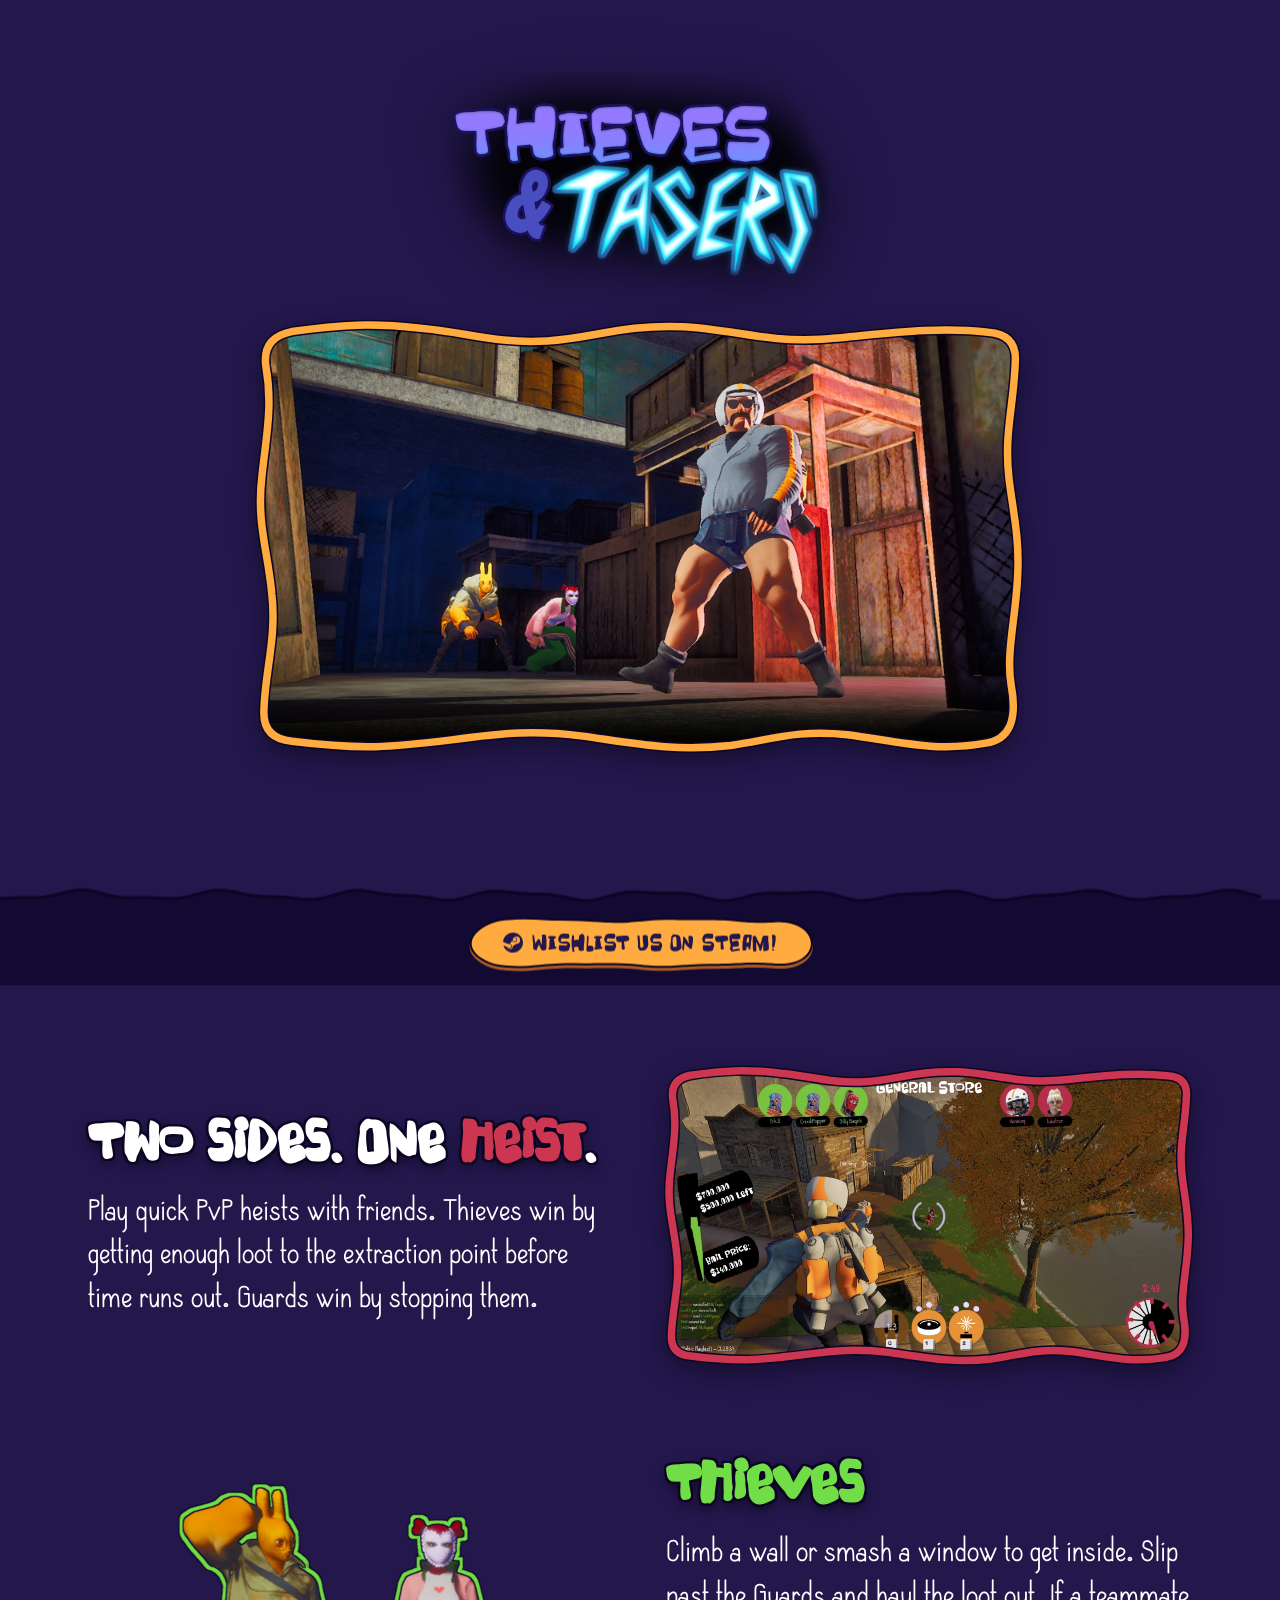
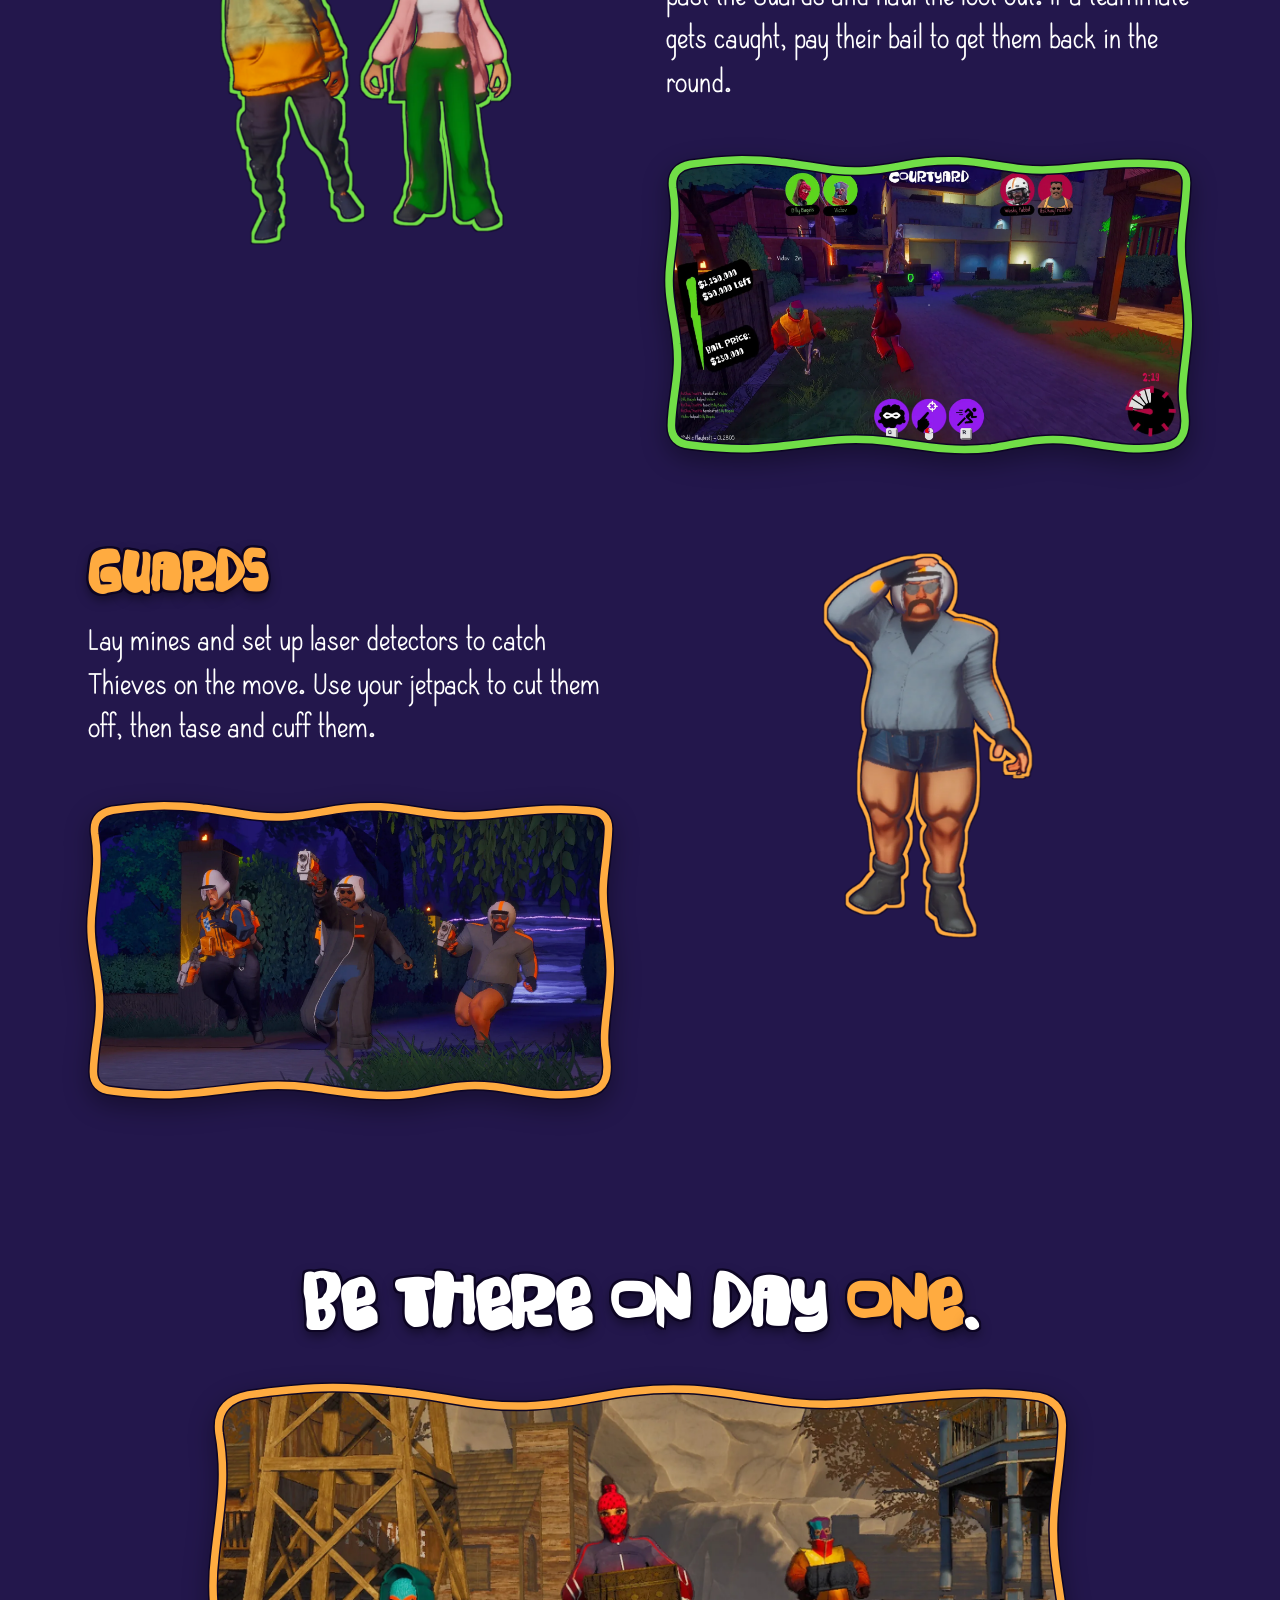
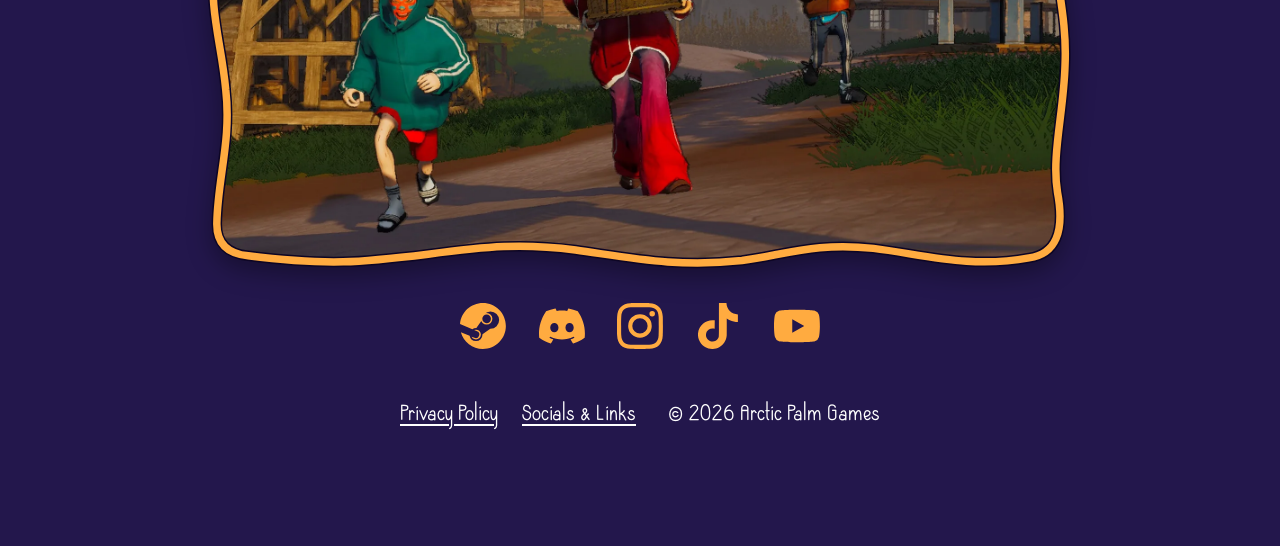
<file: index.html>
<!DOCTYPE html>
<html lang="en">
<head>
  <meta charset="UTF-8" />
  <meta name="viewport" content="width=device-width, initial-scale=1.0" />
  <meta name="google-site-verification" content="ofSVObi9q_ZeeQyWXruGGMp_VbmUbUrxvndXTkgSMVY" />

  <title>Thieves and Tasers</title>
  <meta name="description" content="Sneak, steal, get tased. Thieves climb in and grab the loot; guards hunt them with cameras, traps, and tasers. Wishlist now on Steam." />
  <meta name="theme-color" content="#23174c" />
  <link rel="canonical" href="https://www.thievesandtasers.com/" />

  <meta property="og:type" content="website" />
  <meta property="og:title" content="Thieves and Tasers" />
  <meta property="og:description" content="Sneak, steal, get tased. A heist game to play with friends. Wishlist now on Steam." />
  <meta property="og:url" content="https://www.thievesandtasers.com/" />
  <meta property="og:image" content="https://www.thievesandtasers.com/assets/og-image.jpg" />
  <meta property="og:image:width" content="1200" />
  <meta property="og:image:height" content="630" />
  <meta property="og:image:alt" content="Thieves and Tasers" />
  <meta property="og:site_name" content="Thieves and Tasers" />

  <meta name="twitter:card" content="summary_large_image" />
  <meta name="twitter:title" content="Thieves and Tasers" />
  <meta name="twitter:description" content="Sneak, steal, get tased. A heist game to play with friends. Wishlist now on Steam." />
  <meta name="twitter:image" content="https://www.thievesandtasers.com/assets/og-image.jpg" />

  <link rel="icon" type="image/png" sizes="32x32" href="assets/favicon-32.png" />
  <link rel="icon" type="image/png" sizes="16x16" href="assets/favicon-16.png" />
  <link rel="apple-touch-icon" sizes="180x180" href="assets/apple-touch-icon.png" />


  <link rel="stylesheet" href="css/styles.css?v=20261126" />

  <script type="application/ld+json">
  {
    "@context": "https://schema.org",
    "@type": "VideoGame",
    "name": "Thieves and Tasers",
    "description": "A heist game. Thieves climb, sneak, and steal loot while guards hunt them with cameras, traps, and tasers.",
    "genre": ["Action", "Heist"],
    "gamePlatform": ["PC", "Windows"],
    "publisher": { "@type": "Organization", "name": "Arctic Palm Games" },
    "url": "https://www.thievesandtasers.com/"
  }
  </script>
</head>

<body style="--media-clip: url(#media-frame-clip)">
  <!-- ===================== STICKY WISHLIST BAR ===================== -->
  <!-- Hidden until the hero scrolls out of view (toggled by JS). -->
  <div class="wishbar" id="wishbar" hidden>
    <svg class="wishbar__edge" viewBox="0 0 1000 14" preserveAspectRatio="none" aria-hidden="true"><use href="#edge-cap" class="edge-fill"/><use href="#edge-top" class="edge-line"/></svg>
    <a class="wishbar__btn pill-button wishlist-cta" href="https://store.steampowered.com/app/4536600/Thieves_and_Tasers/" target="_blank" rel="noopener">
      <svg class="pill-icon" viewBox="0 0 24 24" aria-hidden="true"><use href="#icon-steam"/></svg>
      <span>Wishlist us on Steam!</span>
      <svg class="pill-frame" viewBox="0 0 260 60" preserveAspectRatio="none" aria-hidden="true"><use href="#frame-pill"/></svg>
    </a>
  </div>

  <main>
    <!-- ===================== HERO ===================== -->
    <section class="hero">
      <h1 class="sr-only">Thieves and Tasers</h1>
      <img src="assets/logo.png" alt="Thieves and Tasers" class="hero__logo" />

      <figure class="hero__media media-frame">
        <svg class="media-frame__outline" viewBox="-1 -2 322 184" preserveAspectRatio="none" aria-hidden="true"><use href="#media-frame-path" class="media-frame__edge"/><use href="#media-frame-path" class="media-frame__line"/></svg>
        <video autoplay muted playsinline preload="metadata" controls
               poster="assets/screenshots/thief_sneaking2.webp"
               aria-label="Thieves and Tasers Alpha Trailer">
          <source src="assets/video/trailer.mp4?v=20261124" type="video/mp4" />
        </video>
      </figure>

      <div class="steam-widget">
        <iframe src="https://store.steampowered.com/widget/4536600/"
                frameborder="0" width="646" height="190"
                title="Thieves and Tasers on Steam" loading="lazy"></iframe>
      </div>
    </section>


    <!-- ===================== ALTERNATING ROWS ===================== -->
    <section class="rows">
      <!-- Two sides: image left, text right -->
      <article class="row row--reverse row--heist">
        <button class="row__media media-frame slideshow" data-shot data-slideshow aria-label="Gameplay screenshots, changing every 5 seconds. Open full size.">
          <svg class="media-frame__outline" viewBox="-1 -2 322 184" preserveAspectRatio="none" aria-hidden="true"><use href="#media-frame-path" class="media-frame__edge"/><use href="#media-frame-path" class="media-frame__line"/></svg>
          <img class="is-active" src="assets/screenshots/gallery_general_store.webp" alt="A guard aiming a taser at a thief outside the General Store" loading="lazy" />
          <img src="assets/screenshots/gallery_highground.webp" alt="A thief sneaking along the Highground at night" loading="lazy" />
          <img src="assets/screenshots/gallery_jetpack_hotel.webp" alt="A guard jetpacking over the Hotel" loading="lazy" />
          <img src="assets/screenshots/gallery_busted.webp" alt="A guard busting a thief on the Highground" loading="lazy" />
          <img src="assets/screenshots/gallery_graveyard.webp" alt="A handcuffed thief in the Graveyard" loading="lazy" />
          <img src="assets/screenshots/gallery_tunnel.webp" alt="A guard chasing a thief through a tunnel" loading="lazy" />
          <img src="assets/screenshots/gallery_courtyard_taser.webp" alt="A guard firing a taser at a thief in the Courtyard" loading="lazy" />
        </button>
        <div class="row__text">
          <h2>Two sides. One <span class="hl hl--red">heist</span>.</h2>
          <p>Play quick PvP heists with friends. Thieves win by getting enough loot to the extraction point before time runs out. Guards win by stopping them.</p>
        </div>
      </article>

      <!-- Thieves: text left, image right -->
      <article class="row row--thieves">
        <div class="row__text">
          <h2>Thieves</h2>
          <p>Climb a wall or smash a window to get inside. Slip past the Guards and haul the loot out. If a teammate gets caught, pay their bail to get them back in the round.</p>
        </div>
        <div class="row__media row__media--character"><img src="assets/screenshots/thieves.webp" alt="Thief characters" loading="lazy" data-parallax="0.08" /></div>
        <button class="row__media row__media--shot media-frame" data-shot>
          <svg class="media-frame__outline" viewBox="-1 -2 322 184" preserveAspectRatio="none" aria-hidden="true"><use href="#media-frame-path" class="media-frame__edge"/><use href="#media-frame-path" class="media-frame__line"/></svg>
          <img src="assets/screenshots/thieves_courtyard.webp" alt="Thieves running through the Courtyard" loading="lazy" />
        </button>
      </article>

      <!-- Guards: text left, character right -->
      <article class="row row--guards">
        <div class="row__text">
          <h2>Guards</h2>
          <p>Lay mines and set up laser detectors to catch Thieves on the move. Use your jetpack to cut them off, then tase and cuff them.</p>
        </div>
        <div class="row__media row__media--character"><img src="assets/screenshots/guard.webp" alt="Guard character" loading="lazy" data-parallax="0.08" /></div>
        <button class="row__media row__media--shot media-frame" data-shot>
          <svg class="media-frame__outline" viewBox="-1 -2 322 184" preserveAspectRatio="none" aria-hidden="true"><use href="#media-frame-path" class="media-frame__edge"/><use href="#media-frame-path" class="media-frame__line"/></svg>
          <img src="assets/screenshots/guards_running.webp" alt="Three guards running with tasers raised" loading="lazy" />
        </button>
      </article>
    </section>

    <!-- ===================== WISHLIST CTA ===================== -->
    <section class="cta">
      <h2 class="cta__title">Be there on day <span class="hl">one</span>.</h2>
    </section>

    <!-- ===================== CLOSING VIDEO ===================== -->
    <section class="strip">
      <figure class="shot shot--solo media-frame">
        <svg class="media-frame__outline" viewBox="-1 -2 322 184" preserveAspectRatio="none" aria-hidden="true"><use href="#media-frame-path" class="media-frame__edge"/><use href="#media-frame-path" class="media-frame__line"/></svg>
        <img src="assets/screenshots/thieves_loot.webp"
             alt="Three thieves running off with a loot chest"
             loading="lazy" />
      </figure>

      <nav class="channels" aria-label="Community links">
        <a class="channel channel--steam" href="https://store.steampowered.com/app/4536600/Thieves_and_Tasers/" target="_blank" rel="noopener" aria-label="Steam">
          <svg viewBox="0 0 24 24" aria-hidden="true"><use href="#icon-steam"/></svg>
        </a>
        <a class="channel channel--discord" href="https://discord.gg/ShfdKx4TKq" target="_blank" rel="noopener" aria-label="Discord">
          <svg viewBox="0 0 24 24" aria-hidden="true"><use href="#icon-discord"/></svg>
        </a>
        <a class="channel channel--instagram" href="https://www.instagram.com/arcticpalmgames" target="_blank" rel="noopener" aria-label="Instagram">
          <svg viewBox="0 0 24 24" aria-hidden="true"><use href="#icon-instagram"/></svg>
        </a>
        <a class="channel channel--tiktok" href="https://www.tiktok.com/@arcticpalmgames" target="_blank" rel="noopener" aria-label="TikTok">
          <svg viewBox="0 0 24 24" aria-hidden="true"><use href="#icon-tiktok"/></svg>
        </a>
        <a class="channel channel--youtube" href="https://www.youtube.com/@arcticpalmgames" target="_blank" rel="noopener" aria-label="YouTube">
          <svg viewBox="0 0 24 24" aria-hidden="true"><use href="#icon-youtube"/></svg>
        </a>
      </nav>
    </section>
  </main>

  <!-- ===================== FOOTER ===================== -->
  <footer class="footer footer--site">
    <div class="footer__links">
      <a href="privacy/index.html">Privacy Policy</a>
      <a href="socials/">Socials &amp; Links</a>
    </div>
    <p class="footer__by">© <span data-year>2026</span> Arctic Palm Games</p>
  </footer>

  <!-- ===================== LIGHTBOX ===================== -->
  <div class="lightbox" id="lightbox" hidden>
    <div class="lightbox__backdrop" data-close-lightbox></div>
    <button class="lightbox__close" data-close-lightbox aria-label="Close">✕</button>
    <button class="lightbox__nav lightbox__nav--prev" data-lightbox-prev aria-label="Previous">‹</button>
    <figure class="lightbox__figure media-frame">
      <svg class="media-frame__outline" viewBox="-1 -2 322 184" preserveAspectRatio="none" aria-hidden="true"><use href="#media-frame-path" class="media-frame__edge"/><use href="#media-frame-path" class="media-frame__line"/></svg>
      <img class="lightbox__img" id="lightboxImg" alt="" />
    </figure>
    <button class="lightbox__nav lightbox__nav--next" data-lightbox-next aria-label="Next">›</button>
  </div>

  <!-- SVG filters -->
  <svg xmlns="http://www.w3.org/2000/svg" width="0" height="0" aria-hidden="true" style="position:absolute">
    <defs>
      <symbol id="icon-steam" viewBox="0 0 24 24"><path fill="currentColor" d="M11.979 0C5.678 0 .511 4.86.022 11.037l6.432 2.658a3.39 3.39 0 0 1 1.912-.59c.063 0 .125.002.188.005l2.861-4.142v-.059a4.527 4.527 0 0 1 4.524-4.524 4.527 4.527 0 0 1 4.523 4.524 4.53 4.53 0 0 1-4.523 4.525h-.105l-4.076 2.91c0 .052.004.105.004.158a3.398 3.398 0 0 1-3.397 3.396 3.4 3.4 0 0 1-3.336-2.766L.436 15.27C1.862 20.307 6.486 24 11.979 24c6.627 0 11.999-5.373 11.999-12S18.605 0 11.979 0zM7.54 18.21l-1.473-.61a2.553 2.553 0 0 0 1.314 1.253 2.555 2.555 0 0 0 3.342-1.38 2.55 2.55 0 0 0 .002-1.95 2.544 2.544 0 0 0-1.4-1.392 2.55 2.55 0 0 0-1.94-.01l1.523.63a1.879 1.879 0 0 1 1.01 2.457 1.878 1.878 0 0 1-2.456 1.01l.005-.018zm9.39-9.937a3.016 3.016 0 0 0-3.012-3.012 3.016 3.016 0 0 0-3.011 3.012 3.015 3.015 0 0 0 3.011 3.011 3.015 3.015 0 0 0 3.012-3.011zm-5.268-.005a2.258 2.258 0 0 1 2.26-2.255 2.258 2.258 0 0 1 2.255 2.26 2.258 2.258 0 0 1-2.26 2.255 2.256 2.256 0 0 1-2.255-2.26z"/></symbol>
      <symbol id="icon-discord" viewBox="0 0 24 24"><path fill="currentColor" d="M20.317 4.3698a19.7913 19.7913 0 0 0-4.8851-1.5152.0741.0741 0 0 0-.0785.0371c-.211.3753-.4447.8648-.6083 1.2495-1.8447-.2762-3.68-.2762-5.4868 0-.1636-.3933-.4058-.8742-.6177-1.2495a.077.077 0 0 0-.0785-.037 19.7363 19.7363 0 0 0-4.8852 1.515.0699.0699 0 0 0-.0321.0277C.5334 9.0458-.319 13.5799.0992 18.0578a.0824.0824 0 0 0 .0312.0561c2.0528 1.5076 4.0413 2.4228 5.9929 3.0294a.0777.0777 0 0 0 .0842-.0276c.4616-.6304.8731-1.2952 1.226-1.9942a.076.076 0 0 0-.0416-.1057c-.6528-.2476-1.2743-.5495-1.8722-.8923a.077.077 0 0 1-.0076-.1277c.1258-.0943.2517-.1923.3718-.2914a.0743.0743 0 0 1 .0776-.0105c3.9278 1.7933 8.18 1.7933 12.0614 0a.0739.0739 0 0 1 .0785.0095c.1202.099.246.1981.3728.2924a.077.077 0 0 1-.0066.1276 12.2986 12.2986 0 0 1-1.873.8914.0766.0766 0 0 0-.0407.1067c.3604.698.7719 1.3628 1.225 1.9932a.076.076 0 0 0 .0842.0286c1.961-.6067 3.9495-1.5219 6.0023-3.0294a.077.077 0 0 0 .0313-.0552c.5004-5.177-.8382-9.6739-3.5485-13.6604a.061.061 0 0 0-.0312-.0286zM8.02 15.3312c-1.1825 0-2.1569-1.0857-2.1569-2.419 0-1.3332.9555-2.4189 2.157-2.4189 1.2108 0 2.1757 1.0952 2.1568 2.419 0 1.3332-.9555 2.4189-2.1569 2.4189zm7.9748 0c-1.1825 0-2.1569-1.0857-2.1569-2.419 0-1.3332.9554-2.4189 2.1569-2.4189 1.2108 0 2.1757 1.0952 2.1568 2.419 0 1.3332-.946 2.4189-2.1568 2.4189Z"/></symbol>
      <symbol id="icon-instagram" viewBox="0 0 24 24"><path fill="currentColor" d="M12 2.163c3.204 0 3.584.012 4.85.07 3.252.148 4.771 1.691 4.919 4.919.058 1.265.069 1.645.069 4.849 0 3.205-.012 3.584-.069 4.849-.149 3.225-1.664 4.771-4.919 4.919-1.266.058-1.644.07-4.85.07-3.204 0-3.584-.012-4.849-.07-3.26-.149-4.771-1.699-4.919-4.92-.058-1.265-.07-1.644-.07-4.849 0-3.204.013-3.583.07-4.849.149-3.227 1.664-4.771 4.919-4.919 1.266-.057 1.645-.069 4.849-.069zM12 0C8.741 0 8.333.014 7.053.072 2.695.272.273 2.69.073 7.052.014 8.333 0 8.741 0 12c0 3.259.014 3.668.072 4.948.2 4.358 2.618 6.78 6.98 6.98C8.333 23.986 8.741 24 12 24c3.259 0 3.668-.014 4.948-.072 4.354-.2 6.782-2.618 6.979-6.98.059-1.28.073-1.689.073-4.948 0-3.259-.014-3.667-.072-4.947-.196-4.354-2.617-6.78-6.979-6.98C15.668.014 15.259 0 12 0zm0 5.838a6.162 6.162 0 1 0 0 12.324 6.162 6.162 0 0 0 0-12.324zM12 16a4 4 0 1 1 0-8 4 4 0 0 1 0 8zm6.406-11.845a1.44 1.44 0 1 0 0 2.881 1.44 1.44 0 0 0 0-2.881z"/></symbol>
      <symbol id="icon-tiktok" viewBox="0 0 24 24"><path fill="currentColor" d="M12.525.02c1.31-.02 2.61-.01 3.91-.02.08 1.53.63 3.09 1.75 4.17 1.12 1.11 2.7 1.62 4.24 1.79v4.03c-1.44-.05-2.89-.35-4.2-.97-.57-.26-1.1-.59-1.62-.93-.01 2.92.01 5.84-.02 8.75-.08 1.4-.54 2.79-1.35 3.94-1.31 1.92-3.58 3.17-5.91 3.21-1.43.08-2.86-.31-4.08-1.03-2.02-1.19-3.44-3.37-3.65-5.71-.02-.5-.03-1-.01-1.49.18-1.9 1.12-3.72 2.58-4.96 1.66-1.44 3.98-2.13 6.15-1.72.02 1.48-.04 2.96-.04 4.44-.99-.32-2.15-.23-3.02.37-.63.41-1.11 1.04-1.36 1.75-.21.51-.15 1.07-.14 1.61.24 1.64 1.82 3.02 3.5 2.87 1.12-.01 2.19-.66 2.77-1.61.19-.33.4-.67.41-1.06.1-1.79.06-3.57.07-5.36.01-4.03-.01-8.05.02-12.07z"/></symbol>
      <symbol id="icon-youtube" viewBox="0 0 24 24"><path fill="currentColor" d="M23.498 6.186a3.016 3.016 0 0 0-2.122-2.136C19.505 3.545 12 3.545 12 3.545s-7.505 0-9.377.505A3.017 3.017 0 0 0 .502 6.186C0 8.07 0 12 0 12s0 3.93.502 5.814a3.016 3.016 0 0 0 2.122 2.136c1.871.505 9.376.505 9.376.505s7.505 0 9.377-.505a3.015 3.015 0 0 0 2.122-2.136C24 15.93 24 12 24 12s0-3.93-.502-5.814zM9.545 15.568V8.432L15.818 12l-6.273 3.568z"/></symbol>
      <path id="media-frame-path" vector-effect="non-scaling-stroke" d="M 14 2.5 C 35 -0.6 48 -1.2 69 1.2 C 87 2.8 100 7.8 121 6.5 C 140 5.5 152 -0.6 178 0.4 C 198 1.3 213 7.2 236 5.8 C 256 4.5 281 -0.2 306 2.8 Q 317.4 3.7 317.4 14 C 316.9 34 312.5 45 314.7 65 C 316.2 78 319.1 90 318.4 105 C 317.9 123 313.3 139 315.6 153 Q 319.8 175.6 305 177.8 C 283 181.9 266 176.6 247 174.2 C 226 171.9 215 176.3 198 178.8 C 174 181.5 157 177.8 136 174.8 C 116 172.2 103 173.4 81 176.4 C 56 179.5 44 180.8 14 177 Q 2 175.8 2.3 164.5 C 2.6 147.6 7.8 133.1 5.6 114 C 4 96 -0.9 84 1.5 64 C 3.1 48 6.2 34.5 3.1 17 Q 1.6 5 14 2.5 Z"/>
      <clipPath id="media-frame-clip" clipPathUnits="objectBoundingBox">
        <use href="#media-frame-path" transform="scale(.00310559 .00543478) translate(1 2)"/>
      </clipPath>
      <path id="frame-pill" vector-effect="non-scaling-stroke" d="M 30.00 3.27 C 32.32 2.79 34.69 2.62 37.04 2.43 C 39.39 2.24 41.74 2.15 44.08 2.13 C 46.43 2.12 48.78 2.25 51.13 2.37 C 53.47 2.49 55.82 2.71 58.17 2.87 C 60.52 3.03 62.86 3.21 65.21 3.33 C 67.56 3.44 69.90 3.51 72.25 3.58 C 74.60 3.64 76.95 3.65 79.29 3.72 C 81.64 3.78 83.99 3.84 86.34 3.97 C 88.68 4.10 91.03 4.29 93.38 4.51 C 95.73 4.72 98.07 5.02 100.42 5.25 C 102.77 5.48 105.12 5.75 107.46 5.89 C 109.81 6.03 112.16 6.12 114.50 6.08 C 116.85 6.04 119.20 5.88 121.55 5.65 C 123.89 5.43 126.24 5.06 128.59 4.74 C 130.94 4.42 133.28 4.01 135.63 3.72 C 137.98 3.42 140.33 3.15 142.67 2.97 C 145.02 2.80 147.37 2.73 149.71 2.69 C 152.06 2.65 154.41 2.72 156.76 2.76 C 159.10 2.80 161.45 2.89 163.80 2.93 C 166.15 2.96 168.49 2.97 170.84 2.97 C 173.19 2.96 175.54 2.90 177.88 2.89 C 180.23 2.89 182.58 2.85 184.92 2.92 C 187.27 2.99 189.62 3.10 191.97 3.29 C 194.31 3.49 196.66 3.78 199.01 4.08 C 201.36 4.38 203.70 4.77 206.05 5.07 C 208.40 5.37 210.75 5.69 213.09 5.87 C 215.44 6.05 217.79 6.15 220.13 6.14 C 222.48 6.12 224.86 5.91 227.18 5.78 C 229.49 5.65 231.76 5.20 234.04 5.34 C 236.31 5.48 238.66 5.83 240.82 6.59 C 242.99 7.36 245.18 8.51 247.04 9.93 C 248.90 11.35 250.61 13.17 251.98 15.09 C 253.35 17.02 254.45 19.24 255.26 21.49 C 256.06 23.73 256.59 26.15 256.82 28.54 C 257.04 30.94 257.00 33.45 256.60 35.85 C 256.20 38.25 255.48 40.74 254.40 42.94 C 253.32 45.14 251.84 47.32 250.12 49.06 C 248.40 50.80 246.24 52.32 244.06 53.37 C 241.89 54.43 239.40 55.08 237.05 55.40 C 234.71 55.71 232.35 55.43 230.00 55.27 C 227.65 55.11 225.31 54.62 222.96 54.43 C 220.61 54.24 218.26 54.15 215.92 54.13 C 213.57 54.12 211.22 54.25 208.87 54.37 C 206.53 54.49 204.18 54.71 201.83 54.87 C 199.48 55.03 197.14 55.21 194.79 55.33 C 192.44 55.44 190.10 55.51 187.75 55.58 C 185.40 55.64 183.05 55.65 180.71 55.72 C 178.36 55.78 176.01 55.84 173.66 55.97 C 171.32 56.10 168.97 56.29 166.62 56.51 C 164.27 56.72 161.93 57.02 159.58 57.25 C 157.23 57.48 154.88 57.75 152.54 57.89 C 150.19 58.03 147.84 58.12 145.50 58.08 C 143.15 58.04 140.80 57.88 138.45 57.65 C 136.11 57.43 133.76 57.06 131.41 56.74 C 129.06 56.42 126.72 56.01 124.37 55.72 C 122.02 55.42 119.67 55.15 117.33 54.97 C 114.98 54.80 112.63 54.73 110.29 54.69 C 107.94 54.65 105.59 54.72 103.24 54.76 C 100.90 54.80 98.55 54.89 96.20 54.93 C 93.85 54.96 91.51 54.97 89.16 54.97 C 86.81 54.96 84.46 54.90 82.12 54.89 C 79.77 54.89 77.42 54.85 75.08 54.92 C 72.73 54.99 70.38 55.10 68.03 55.29 C 65.69 55.49 63.34 55.78 60.99 56.08 C 58.64 56.38 56.30 56.77 53.95 57.07 C 51.60 57.37 49.25 57.69 46.91 57.87 C 44.56 58.05 42.21 58.15 39.87 58.14 C 37.52 58.12 35.19 58.02 32.82 57.78 C 30.45 57.53 27.94 57.32 25.64 56.66 C 23.33 55.99 21.04 54.97 19.00 53.79 C 16.96 52.61 15.06 51.16 13.38 49.57 C 11.71 47.99 10.18 46.19 8.94 44.28 C 7.71 42.37 6.66 40.25 5.98 38.10 C 5.31 35.94 4.92 33.60 4.89 31.36 C 4.86 29.13 5.22 26.81 5.81 24.68 C 6.41 22.55 7.37 20.48 8.46 18.58 C 9.55 16.69 10.90 14.93 12.37 13.30 C 13.83 11.67 15.46 10.15 17.25 8.82 C 19.05 7.48 21.02 6.22 23.14 5.29 C 25.26 4.37 27.68 3.75 30.00 3.27 Z"/>
      <path id="edge-cap" d="M 0.00 7.01 C 1.39 7.25 5.56 8.19 8.33 8.46 C 11.11 8.72 13.89 8.67 16.67 8.61 C 19.44 8.54 22.22 8.22 25.00 8.07 C 27.78 7.91 30.56 7.75 33.33 7.70 C 36.11 7.64 38.89 7.76 41.67 7.76 C 44.44 7.75 47.22 7.86 50.00 7.69 C 52.78 7.51 55.56 7.21 58.33 6.72 C 61.11 6.24 63.89 5.44 66.67 4.78 C 69.44 4.11 72.22 3.22 75.00 2.72 C 77.78 2.23 80.56 1.82 83.33 1.80 C 86.11 1.79 88.89 2.15 91.67 2.63 C 94.44 3.11 97.22 3.99 100.00 4.67 C 102.78 5.35 105.56 6.19 108.33 6.71 C 111.11 7.22 113.89 7.58 116.67 7.77 C 119.44 7.96 122.22 7.87 125.00 7.87 C 127.78 7.86 130.56 7.71 133.33 7.73 C 136.11 7.75 138.89 7.87 141.67 8.00 C 144.44 8.12 147.22 8.43 150.00 8.50 C 152.78 8.56 155.56 8.64 158.33 8.40 C 161.11 8.17 163.89 7.67 166.67 7.07 C 169.44 6.46 172.22 5.50 175.00 4.76 C 177.78 4.02 180.56 3.11 183.33 2.64 C 186.11 2.16 188.89 1.86 191.67 1.90 C 194.44 1.93 197.22 2.38 200.00 2.84 C 202.78 3.31 205.56 4.12 208.33 4.69 C 211.11 5.26 213.89 5.88 216.67 6.26 C 219.44 6.63 222.22 6.81 225.00 6.95 C 227.78 7.09 230.56 7.02 233.33 7.10 C 236.11 7.19 238.89 7.27 241.67 7.47 C 244.44 7.68 247.22 8.07 250.00 8.35 C 252.78 8.63 255.56 9.07 258.33 9.17 C 261.11 9.27 263.89 9.27 266.67 8.95 C 269.44 8.63 272.22 7.97 275.00 7.27 C 277.78 6.57 280.56 5.51 283.33 4.76 C 286.11 4.00 288.89 3.16 291.67 2.74 C 294.44 2.31 297.22 2.15 300.00 2.22 C 302.78 2.29 305.56 2.76 308.33 3.17 C 311.11 3.57 313.89 4.23 316.67 4.64 C 319.44 5.06 322.22 5.44 325.00 5.67 C 327.78 5.91 330.56 5.94 333.33 6.06 C 336.11 6.18 338.89 6.18 341.67 6.39 C 344.44 6.60 347.22 6.92 350.00 7.31 C 352.78 7.70 355.56 8.32 358.33 8.72 C 361.11 9.12 363.89 9.61 366.67 9.71 C 369.44 9.80 372.22 9.69 375.00 9.29 C 377.78 8.90 380.56 8.10 383.33 7.35 C 386.11 6.61 388.89 5.54 391.67 4.82 C 394.44 4.10 397.22 3.39 400.00 3.04 C 402.78 2.69 405.56 2.65 408.33 2.73 C 411.11 2.82 413.89 3.25 416.67 3.55 C 419.44 3.85 422.22 4.28 425.00 4.52 C 427.78 4.76 430.56 4.88 433.33 4.99 C 436.11 5.09 438.89 5.02 441.67 5.15 C 444.44 5.28 447.22 5.42 450.00 5.77 C 452.78 6.11 455.56 6.69 458.33 7.23 C 461.11 7.78 463.89 8.58 466.67 9.05 C 469.44 9.52 472.22 10.00 475.00 10.06 C 477.78 10.13 480.56 9.88 483.33 9.43 C 486.11 8.98 488.89 8.10 491.67 7.36 C 494.44 6.62 497.22 5.63 500.00 4.99 C 502.78 4.35 505.56 3.81 508.33 3.54 C 511.11 3.28 513.89 3.33 516.67 3.39 C 519.44 3.46 522.22 3.78 525.00 3.93 C 527.78 4.09 530.56 4.25 533.33 4.30 C 536.11 4.36 538.89 4.24 541.67 4.24 C 544.44 4.25 547.22 4.14 550.00 4.31 C 552.78 4.49 555.56 4.79 558.33 5.28 C 561.11 5.76 563.89 6.56 566.67 7.22 C 569.44 7.89 572.22 8.78 575.00 9.28 C 577.78 9.77 580.56 10.18 583.33 10.20 C 586.11 10.21 588.89 9.85 591.67 9.37 C 594.44 8.89 597.22 8.01 600.00 7.33 C 602.78 6.65 605.56 5.81 608.33 5.29 C 611.11 4.78 613.89 4.42 616.67 4.23 C 619.44 4.04 622.22 4.13 625.00 4.13 C 627.78 4.14 630.56 4.29 633.33 4.27 C 636.11 4.25 638.89 4.13 641.67 4.00 C 644.44 3.88 647.22 3.57 650.00 3.50 C 652.78 3.44 655.56 3.36 658.33 3.60 C 661.11 3.83 663.89 4.33 666.67 4.93 C 669.44 5.54 672.22 6.50 675.00 7.24 C 677.78 7.98 680.56 8.89 683.33 9.36 C 686.11 9.84 688.89 10.14 691.67 10.10 C 694.44 10.07 697.22 9.62 700.00 9.16 C 702.78 8.69 705.56 7.88 708.33 7.31 C 711.11 6.74 713.89 6.12 716.67 5.74 C 719.44 5.37 722.22 5.19 725.00 5.05 C 727.78 4.91 730.56 4.98 733.33 4.90 C 736.11 4.81 738.89 4.73 741.67 4.53 C 744.44 4.32 747.22 3.93 750.00 3.65 C 752.78 3.37 755.56 2.93 758.33 2.83 C 761.11 2.73 763.89 2.73 766.67 3.05 C 769.44 3.37 772.22 4.03 775.00 4.73 C 777.78 5.43 780.56 6.49 783.33 7.24 C 786.11 8.00 788.89 8.84 791.67 9.26 C 794.44 9.69 797.22 9.85 800.00 9.78 C 802.78 9.71 805.56 9.24 808.33 8.83 C 811.11 8.43 813.89 7.77 816.67 7.36 C 819.44 6.94 822.22 6.56 825.00 6.33 C 827.78 6.09 830.56 6.06 833.33 5.94 C 836.11 5.82 838.89 5.82 841.67 5.61 C 844.44 5.40 847.22 5.08 850.00 4.69 C 852.78 4.30 855.56 3.68 858.33 3.28 C 861.11 2.88 863.89 2.39 866.67 2.29 C 869.44 2.20 872.22 2.31 875.00 2.71 C 877.78 3.10 880.56 3.90 883.33 4.65 C 886.11 5.39 888.89 6.46 891.67 7.18 C 894.44 7.90 897.22 8.61 900.00 8.96 C 902.78 9.31 905.56 9.35 908.33 9.27 C 911.11 9.18 913.89 8.75 916.67 8.45 C 919.44 8.15 922.22 7.72 925.00 7.48 C 927.78 7.24 930.56 7.12 933.33 7.01 C 936.11 6.91 938.89 6.98 941.67 6.85 C 944.44 6.72 947.22 6.58 950.00 6.23 C 952.78 5.89 955.56 5.31 958.33 4.77 C 961.11 4.22 963.89 3.42 966.67 2.95 C 969.44 2.48 972.22 2.00 975.00 1.94 C 977.78 1.87 980.56 2.12 983.33 2.57 C 986.11 3.02 988.89 3.90 991.67 4.64 C 994.44 5.38 998.61 6.62 1000.00 7.01 L 1000 14 L 0 14 Z"/>
      <path id="edge-top" vector-effect="non-scaling-stroke" d="M 0.00 7.01 C 1.39 7.25 5.56 8.19 8.33 8.46 C 11.11 8.72 13.89 8.67 16.67 8.61 C 19.44 8.54 22.22 8.22 25.00 8.07 C 27.78 7.91 30.56 7.75 33.33 7.70 C 36.11 7.64 38.89 7.76 41.67 7.76 C 44.44 7.75 47.22 7.86 50.00 7.69 C 52.78 7.51 55.56 7.21 58.33 6.72 C 61.11 6.24 63.89 5.44 66.67 4.78 C 69.44 4.11 72.22 3.22 75.00 2.72 C 77.78 2.23 80.56 1.82 83.33 1.80 C 86.11 1.79 88.89 2.15 91.67 2.63 C 94.44 3.11 97.22 3.99 100.00 4.67 C 102.78 5.35 105.56 6.19 108.33 6.71 C 111.11 7.22 113.89 7.58 116.67 7.77 C 119.44 7.96 122.22 7.87 125.00 7.87 C 127.78 7.86 130.56 7.71 133.33 7.73 C 136.11 7.75 138.89 7.87 141.67 8.00 C 144.44 8.12 147.22 8.43 150.00 8.50 C 152.78 8.56 155.56 8.64 158.33 8.40 C 161.11 8.17 163.89 7.67 166.67 7.07 C 169.44 6.46 172.22 5.50 175.00 4.76 C 177.78 4.02 180.56 3.11 183.33 2.64 C 186.11 2.16 188.89 1.86 191.67 1.90 C 194.44 1.93 197.22 2.38 200.00 2.84 C 202.78 3.31 205.56 4.12 208.33 4.69 C 211.11 5.26 213.89 5.88 216.67 6.26 C 219.44 6.63 222.22 6.81 225.00 6.95 C 227.78 7.09 230.56 7.02 233.33 7.10 C 236.11 7.19 238.89 7.27 241.67 7.47 C 244.44 7.68 247.22 8.07 250.00 8.35 C 252.78 8.63 255.56 9.07 258.33 9.17 C 261.11 9.27 263.89 9.27 266.67 8.95 C 269.44 8.63 272.22 7.97 275.00 7.27 C 277.78 6.57 280.56 5.51 283.33 4.76 C 286.11 4.00 288.89 3.16 291.67 2.74 C 294.44 2.31 297.22 2.15 300.00 2.22 C 302.78 2.29 305.56 2.76 308.33 3.17 C 311.11 3.57 313.89 4.23 316.67 4.64 C 319.44 5.06 322.22 5.44 325.00 5.67 C 327.78 5.91 330.56 5.94 333.33 6.06 C 336.11 6.18 338.89 6.18 341.67 6.39 C 344.44 6.60 347.22 6.92 350.00 7.31 C 352.78 7.70 355.56 8.32 358.33 8.72 C 361.11 9.12 363.89 9.61 366.67 9.71 C 369.44 9.80 372.22 9.69 375.00 9.29 C 377.78 8.90 380.56 8.10 383.33 7.35 C 386.11 6.61 388.89 5.54 391.67 4.82 C 394.44 4.10 397.22 3.39 400.00 3.04 C 402.78 2.69 405.56 2.65 408.33 2.73 C 411.11 2.82 413.89 3.25 416.67 3.55 C 419.44 3.85 422.22 4.28 425.00 4.52 C 427.78 4.76 430.56 4.88 433.33 4.99 C 436.11 5.09 438.89 5.02 441.67 5.15 C 444.44 5.28 447.22 5.42 450.00 5.77 C 452.78 6.11 455.56 6.69 458.33 7.23 C 461.11 7.78 463.89 8.58 466.67 9.05 C 469.44 9.52 472.22 10.00 475.00 10.06 C 477.78 10.13 480.56 9.88 483.33 9.43 C 486.11 8.98 488.89 8.10 491.67 7.36 C 494.44 6.62 497.22 5.63 500.00 4.99 C 502.78 4.35 505.56 3.81 508.33 3.54 C 511.11 3.28 513.89 3.33 516.67 3.39 C 519.44 3.46 522.22 3.78 525.00 3.93 C 527.78 4.09 530.56 4.25 533.33 4.30 C 536.11 4.36 538.89 4.24 541.67 4.24 C 544.44 4.25 547.22 4.14 550.00 4.31 C 552.78 4.49 555.56 4.79 558.33 5.28 C 561.11 5.76 563.89 6.56 566.67 7.22 C 569.44 7.89 572.22 8.78 575.00 9.28 C 577.78 9.77 580.56 10.18 583.33 10.20 C 586.11 10.21 588.89 9.85 591.67 9.37 C 594.44 8.89 597.22 8.01 600.00 7.33 C 602.78 6.65 605.56 5.81 608.33 5.29 C 611.11 4.78 613.89 4.42 616.67 4.23 C 619.44 4.04 622.22 4.13 625.00 4.13 C 627.78 4.14 630.56 4.29 633.33 4.27 C 636.11 4.25 638.89 4.13 641.67 4.00 C 644.44 3.88 647.22 3.57 650.00 3.50 C 652.78 3.44 655.56 3.36 658.33 3.60 C 661.11 3.83 663.89 4.33 666.67 4.93 C 669.44 5.54 672.22 6.50 675.00 7.24 C 677.78 7.98 680.56 8.89 683.33 9.36 C 686.11 9.84 688.89 10.14 691.67 10.10 C 694.44 10.07 697.22 9.62 700.00 9.16 C 702.78 8.69 705.56 7.88 708.33 7.31 C 711.11 6.74 713.89 6.12 716.67 5.74 C 719.44 5.37 722.22 5.19 725.00 5.05 C 727.78 4.91 730.56 4.98 733.33 4.90 C 736.11 4.81 738.89 4.73 741.67 4.53 C 744.44 4.32 747.22 3.93 750.00 3.65 C 752.78 3.37 755.56 2.93 758.33 2.83 C 761.11 2.73 763.89 2.73 766.67 3.05 C 769.44 3.37 772.22 4.03 775.00 4.73 C 777.78 5.43 780.56 6.49 783.33 7.24 C 786.11 8.00 788.89 8.84 791.67 9.26 C 794.44 9.69 797.22 9.85 800.00 9.78 C 802.78 9.71 805.56 9.24 808.33 8.83 C 811.11 8.43 813.89 7.77 816.67 7.36 C 819.44 6.94 822.22 6.56 825.00 6.33 C 827.78 6.09 830.56 6.06 833.33 5.94 C 836.11 5.82 838.89 5.82 841.67 5.61 C 844.44 5.40 847.22 5.08 850.00 4.69 C 852.78 4.30 855.56 3.68 858.33 3.28 C 861.11 2.88 863.89 2.39 866.67 2.29 C 869.44 2.20 872.22 2.31 875.00 2.71 C 877.78 3.10 880.56 3.90 883.33 4.65 C 886.11 5.39 888.89 6.46 891.67 7.18 C 894.44 7.90 897.22 8.61 900.00 8.96 C 902.78 9.31 905.56 9.35 908.33 9.27 C 911.11 9.18 913.89 8.75 916.67 8.45 C 919.44 8.15 922.22 7.72 925.00 7.48 C 927.78 7.24 930.56 7.12 933.33 7.01 C 936.11 6.91 938.89 6.98 941.67 6.85 C 944.44 6.72 947.22 6.58 950.00 6.23 C 952.78 5.89 955.56 5.31 958.33 4.77 C 961.11 4.22 963.89 3.42 966.67 2.95 C 969.44 2.48 972.22 2.00 975.00 1.94 C 977.78 1.87 980.56 2.12 983.33 2.57 C 986.11 3.02 988.89 3.90 991.67 4.64 C 994.44 5.38 998.61 6.62 1000.00 7.01"/>
    </defs>
    <!-- Sharp colored border (feMorphology trace) + thin black outline on BOTH
         edges of that border, matching the image-frame treatment. -->
    <filter id="char-outline-green" x="-25%" y="-25%" width="150%" height="150%" color-interpolation-filters="sRGB">
      <feMorphology in="SourceAlpha" operator="dilate" radius="5" result="dOuter"/>
      <feGaussianBlur in="dOuter" stdDeviation="0.4" result="dOuterS"/>
      <feFlood flood-color="#0d0524" result="blkO"/>
      <feComposite in="blkO" in2="dOuterS" operator="in" result="outerBlack"/>
      <feMorphology in="SourceAlpha" operator="dilate" radius="4" result="dCol"/>
      <feGaussianBlur in="dCol" stdDeviation="0.4" result="dColS"/>
      <feFlood flood-color="#71de47" result="colFlood"/>
      <feComposite in="colFlood" in2="dColS" operator="in" result="colored"/>
      <feMorphology in="SourceAlpha" operator="dilate" radius="1" result="dInner"/>
      <feGaussianBlur in="dInner" stdDeviation="0.4" result="dInnerS"/>
      <feFlood flood-color="#0d0524" result="blkI"/>
      <feComposite in="blkI" in2="dInnerS" operator="in" result="innerBlack"/>
      <feMerge>
        <feMergeNode in="outerBlack"/>
        <feMergeNode in="colored"/>
        <feMergeNode in="innerBlack"/>
        <feMergeNode in="SourceGraphic"/>
      </feMerge>
    </filter>
    <filter id="char-outline-orange" x="-25%" y="-25%" width="150%" height="150%" color-interpolation-filters="sRGB">
      <feMorphology in="SourceAlpha" operator="dilate" radius="5" result="dOuter"/>
      <feGaussianBlur in="dOuter" stdDeviation="0.4" result="dOuterS"/>
      <feFlood flood-color="#0d0524" result="blkO"/>
      <feComposite in="blkO" in2="dOuterS" operator="in" result="outerBlack"/>
      <feMorphology in="SourceAlpha" operator="dilate" radius="4" result="dCol"/>
      <feGaussianBlur in="dCol" stdDeviation="0.4" result="dColS"/>
      <feFlood flood-color="#ffab40" result="colFlood"/>
      <feComposite in="colFlood" in2="dColS" operator="in" result="colored"/>
      <feMorphology in="SourceAlpha" operator="dilate" radius="1" result="dInner"/>
      <feGaussianBlur in="dInner" stdDeviation="0.4" result="dInnerS"/>
      <feFlood flood-color="#0d0524" result="blkI"/>
      <feComposite in="blkI" in2="dInnerS" operator="in" result="innerBlack"/>
      <feMerge>
        <feMergeNode in="outerBlack"/>
        <feMergeNode in="colored"/>
        <feMergeNode in="innerBlack"/>
        <feMergeNode in="SourceGraphic"/>
      </feMerge>
    </filter>
  </svg>

  <script src="js/main.js?v=20261126"></script>
</body>
</html>
</file>
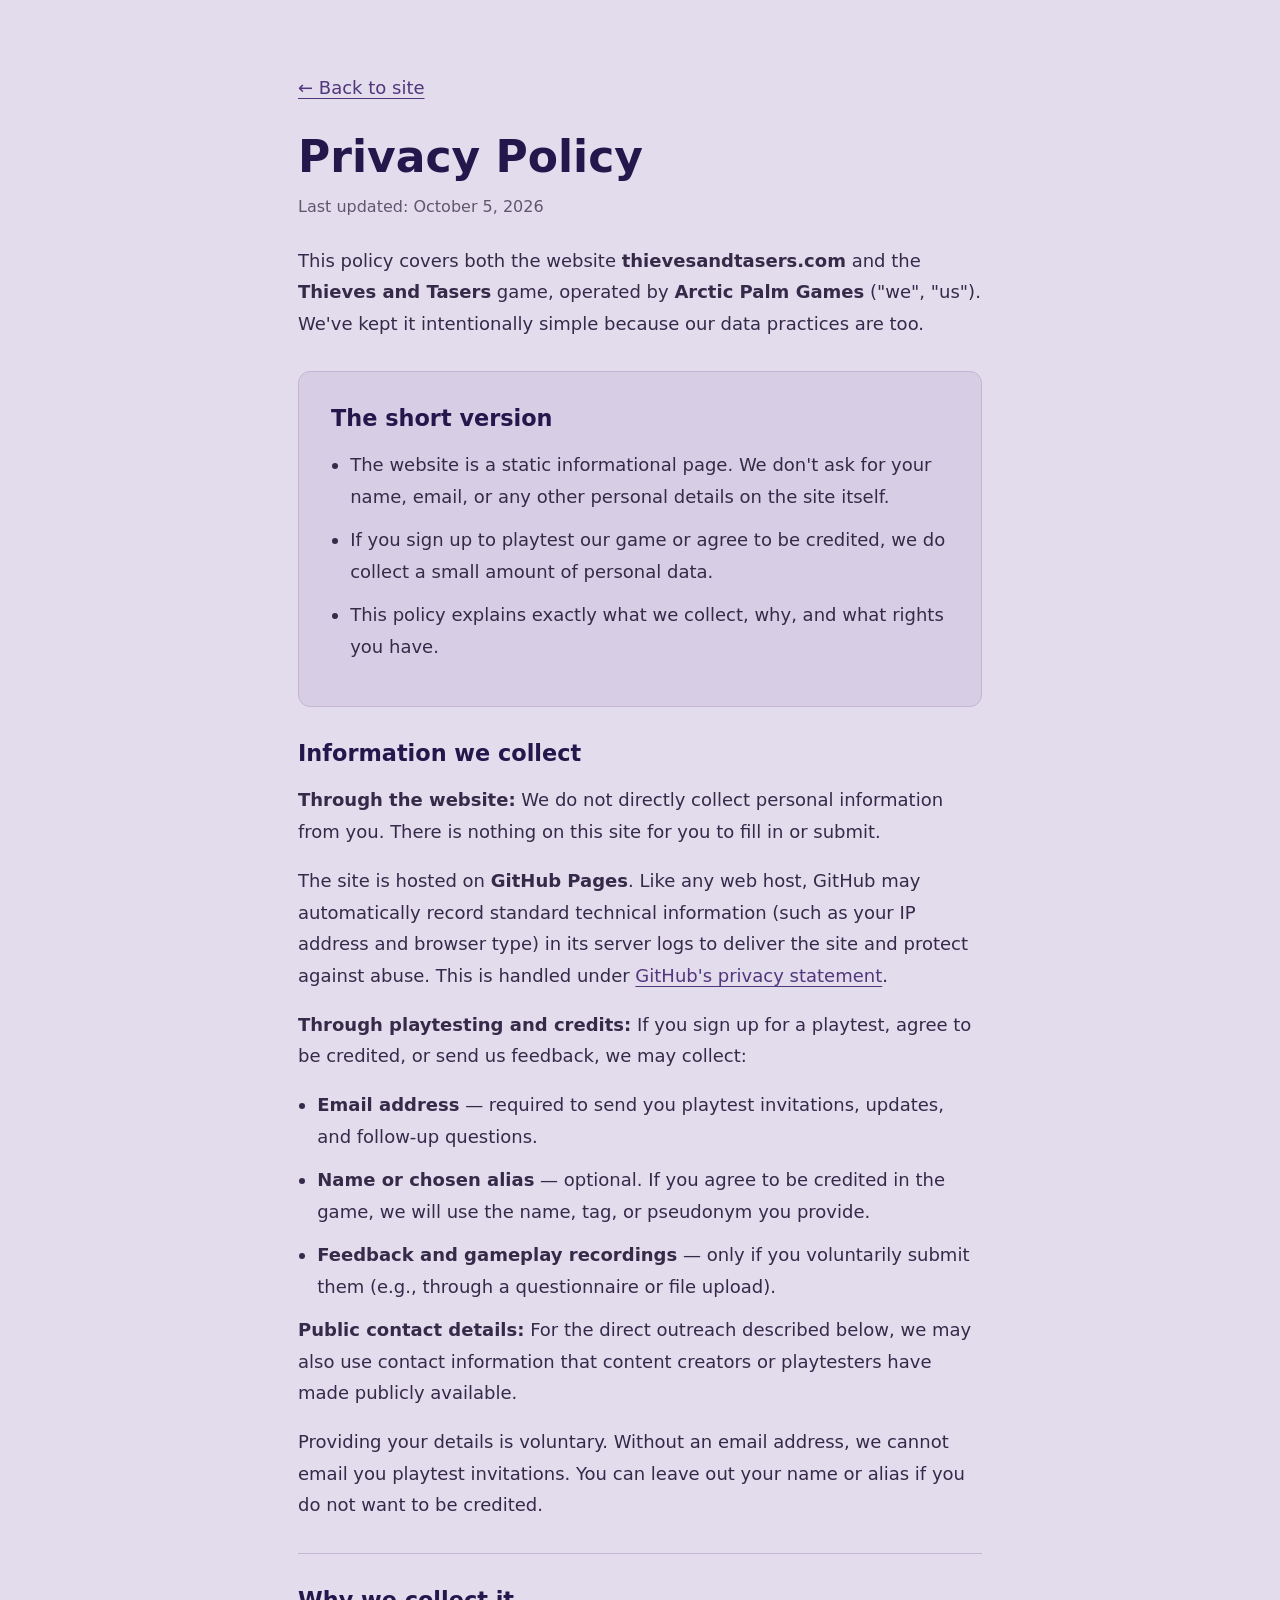
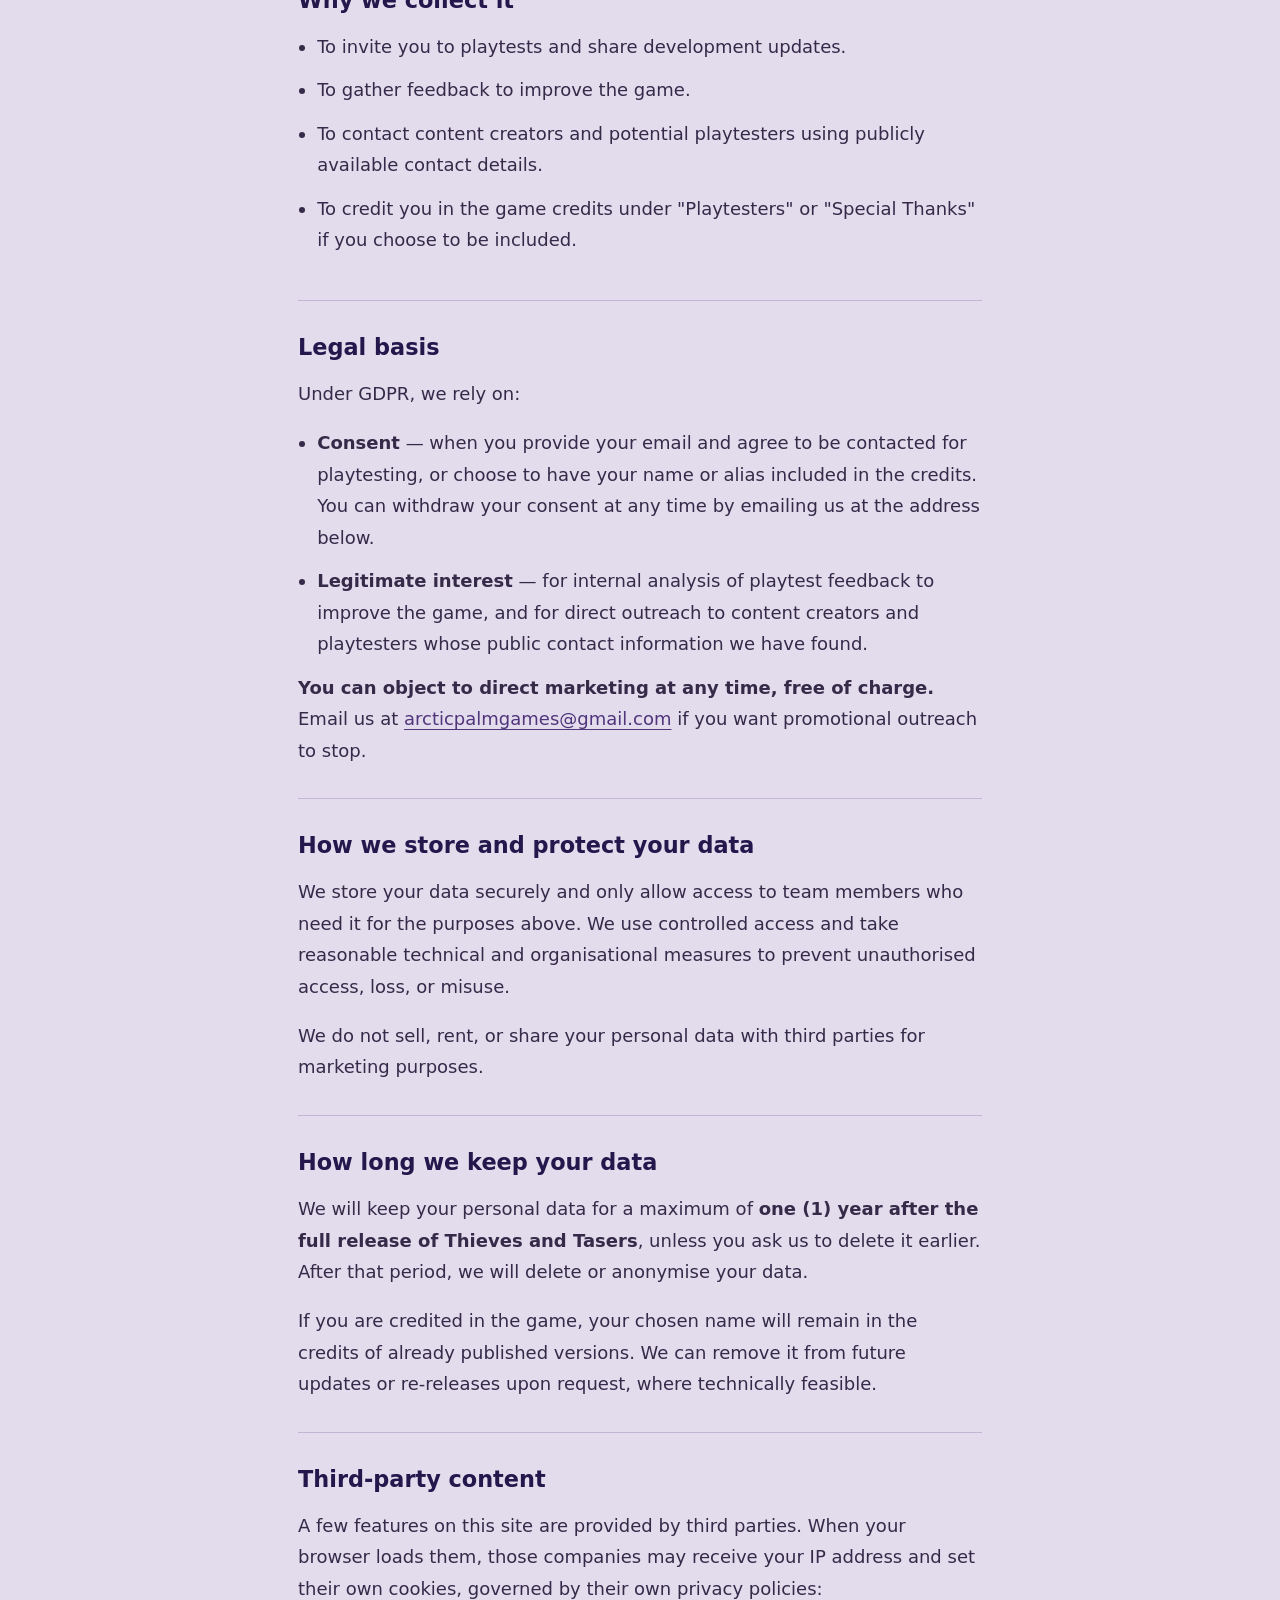
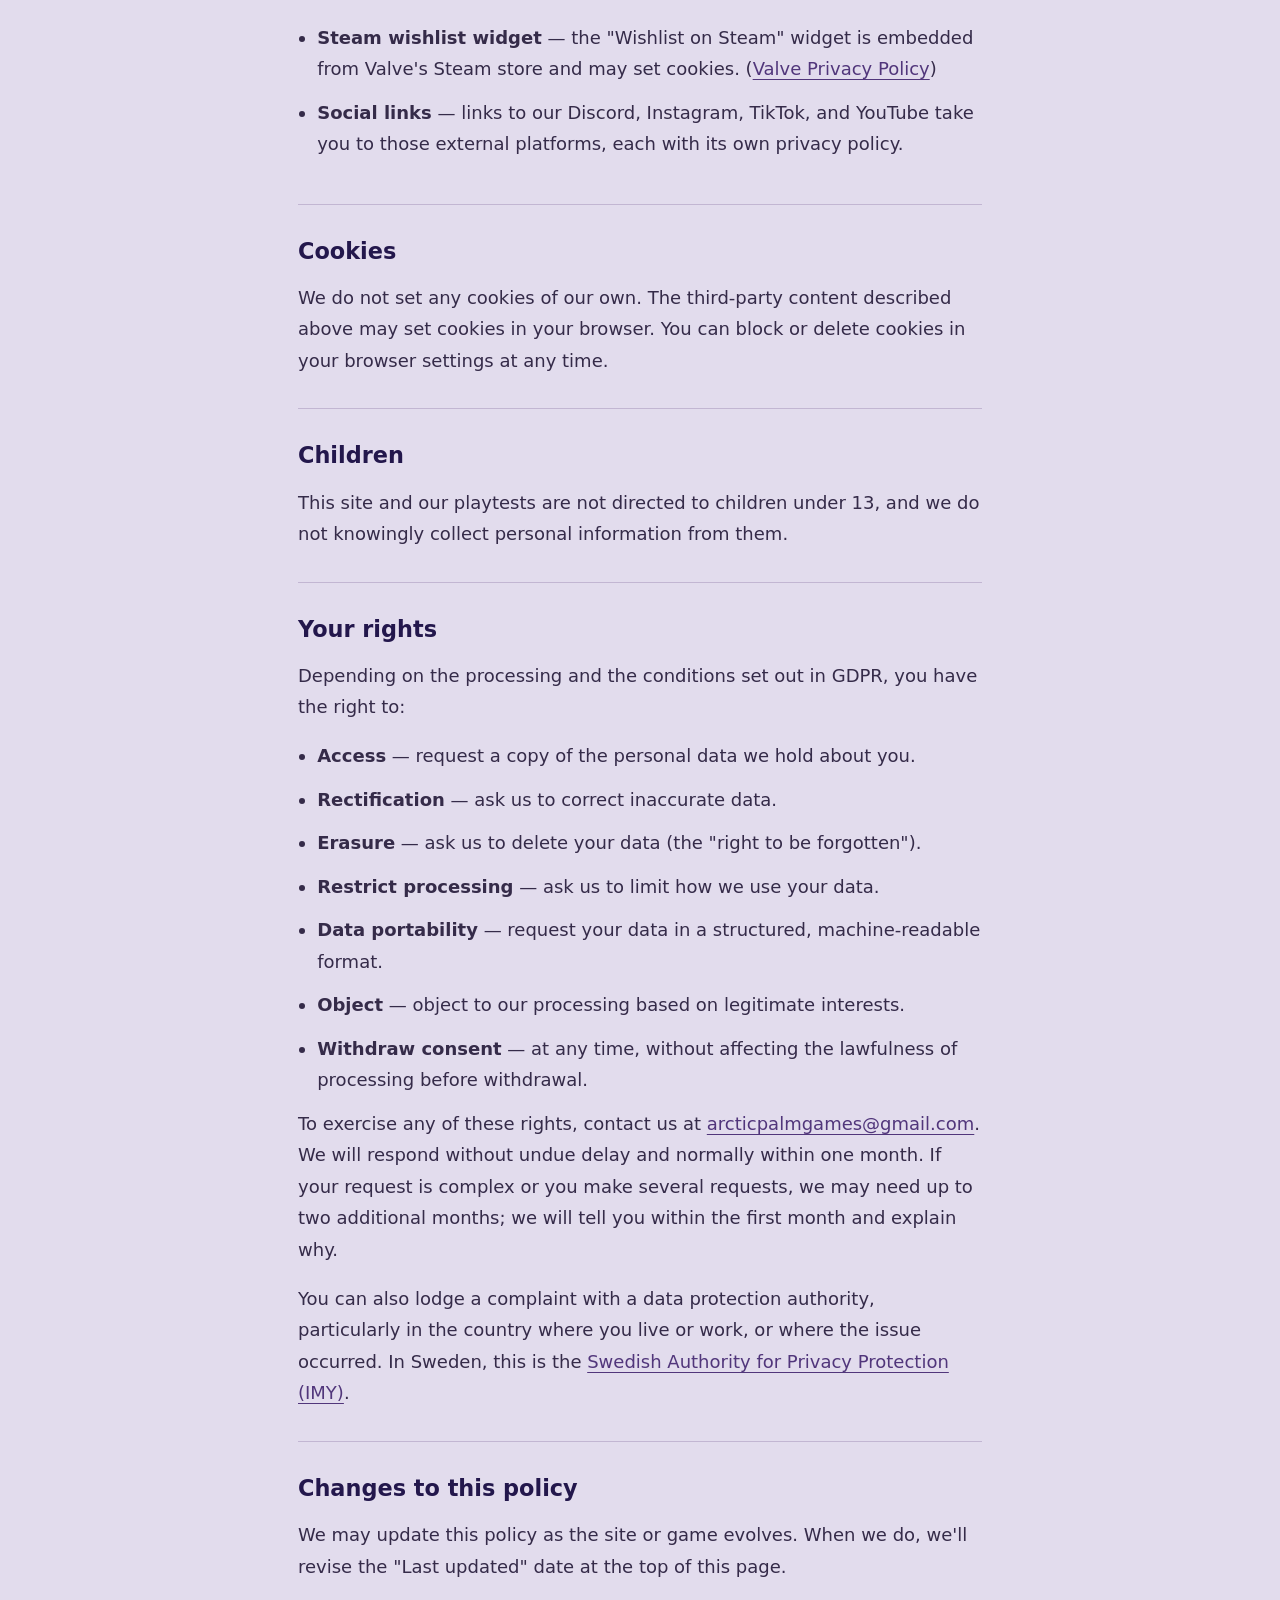
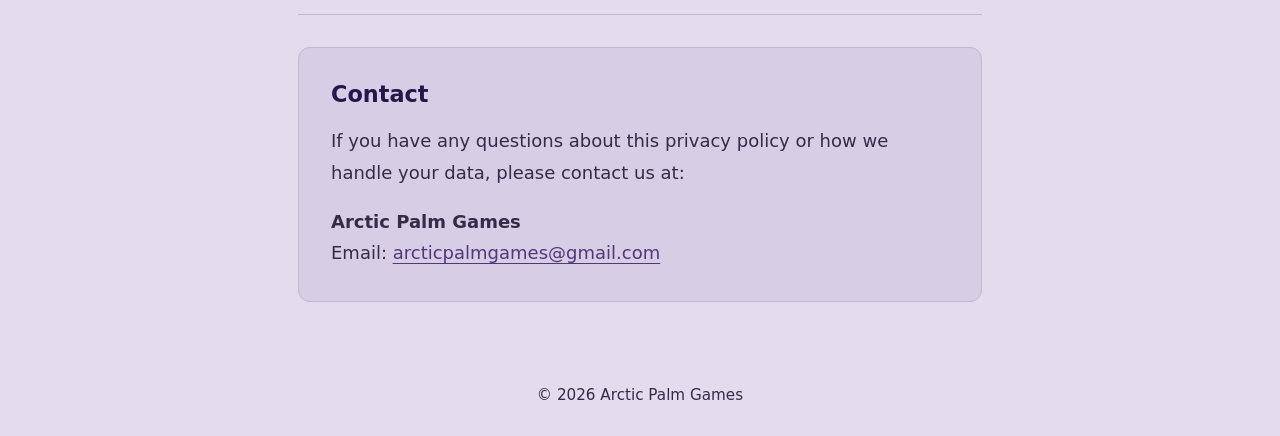
<file: privacy/index.html>
<!DOCTYPE html>
<html lang="en">
<head>
  <meta charset="UTF-8" />
  <meta name="viewport" content="width=device-width, initial-scale=1.0" />
  <title>Privacy Policy — Thieves and Tasers</title>
  <meta name="description" content="Privacy policy for thievesandtasers.com, the official site for Thieves and Tasers by Arctic Palm Games." />
  <meta name="robots" content="noindex" />
  <meta name="theme-color" content="#e2dced" />
  <link rel="canonical" href="https://www.thievesandtasers.com/privacy/" />
  <link rel="icon" type="image/png" sizes="32x32" href="../assets/favicon-32.png" />
  <link rel="icon" type="image/png" sizes="16x16" href="../assets/favicon-16.png" />
  <link rel="stylesheet" href="../css/styles.css?v=20261126" />
  <style>
    .legal-page {
      --bg: #e2dced;
      --ink: #23174c;
      --ink-soft: #352b49;
      --legal-accent: #51367b;
      --font-body: system-ui, -apple-system, BlinkMacSystemFont, "Segoe UI", Roboto, Arial, sans-serif;
      --font-display: var(--font-body);
      font-size: 1.125rem;
      line-height: 1.75;
      padding-bottom: 0;
    }
    .legal { max-width: 780px; margin: 0 auto; padding: clamp(2.5rem, 7vw, 4.5rem) var(--gutter) 4rem; }
    .legal h1, .legal h2 { line-height: 1.3; letter-spacing: normal; text-shadow: none; overflow-wrap: anywhere; }
    .legal h1 { font-size: clamp(2rem, 6vw, 2.75rem); margin-bottom: 0.5rem; }
    .legal h2 { font-size: 1.4rem; margin: 0 0 1rem; color: var(--ink); }
    .legal p, .legal li { color: var(--ink-soft); overflow-wrap: anywhere; }
    .legal p { margin-bottom: 1.1rem; }
    .legal li { margin-bottom: 0.75rem; }
    .legal a { color: var(--legal-accent); text-decoration: underline; text-underline-offset: 0.2em; text-decoration-thickness: 0.08em; }
    .legal a:hover { color: #23174c; }
    .legal a:focus-visible { outline: 3px solid var(--legal-accent); outline-offset: 4px; border-radius: 2px; }
    .legal ul { padding-left: 1.2rem; }
    .legal .legal__back { display: inline-block; margin-bottom: 1.5rem; }
    .legal .legal__updated { color: #62566f; font-size: 1rem; margin-bottom: 1.5rem; }
    .legal__intro { max-width: 65ch; }
    .legal__article { margin-top: 2rem; }
    .legal__section { padding: 2rem 0; border-bottom: 1px solid #c2b6d2; scroll-margin-top: 2rem; }
    .legal__section > :last-child { margin-bottom: 0; }
    .legal__summary { padding: clamp(1.25rem, 3vw, 2rem); background: #d7cee6; border: 1px solid #c2b6d2; border-radius: 12px; }
    .legal__contact { margin-top: 2rem; padding: clamp(1.25rem, 3vw, 2rem); background: #d7cee6; border: 1px solid #c2b6d2; border-radius: 12px; }
    .legal-page ::selection { background: #51367b; color: #ffffff; }
  </style>
</head>
<body class="legal-page">
  <main class="legal">
    <a href="../index.html" class="legal__back">← Back to site</a>
    <h1>Privacy Policy</h1>
    <p class="legal__updated">Last updated: October 5, 2026</p>

    <p class="legal__intro">This policy covers both the website <strong>thievesandtasers.com</strong> and the
      <strong>Thieves and Tasers</strong> game, operated by <strong>Arctic Palm Games</strong>
      ("we", "us"). We've kept it intentionally simple because our data practices are too.</p>

    <div class="legal__article">
        <section id="short-version" class="legal__section legal__summary" aria-labelledby="short-version-title">
          <h2 id="short-version-title">The short version</h2>
          <ul>
          <li>The website is a static informational page. We don't ask for your name, email, or any other personal details on the site itself.</li>
          <li>If you sign up to playtest our game or agree to be credited, we do collect a small amount of personal data.</li>
          <li>This policy explains exactly what we collect, why, and what rights you have.</li>
        </ul>
        </section>

        <section id="information" class="legal__section" aria-labelledby="information-title">
          <h2 id="information-title">Information we collect</h2>
          <p><strong>Through the website:</strong> We do not directly collect personal information from you.
      There is nothing on this site for you to fill in or submit.</p>

    <p>The site is hosted on <strong>GitHub Pages</strong>. Like any web host, GitHub may automatically
      record standard technical information (such as your IP address and browser type) in its server logs
      to deliver the site and protect against abuse. This is handled under
      <a href="https://docs.github.com/site-policy/privacy-policies/github-general-privacy-statement">GitHub's privacy statement</a>.</p>

    <p><strong>Through playtesting and credits:</strong> If you sign up for a playtest, agree to be
      credited, or send us feedback, we may collect:</p>
    <ul>
      <li><strong>Email address</strong> — required to send you playtest invitations, updates, and follow-up questions.</li>
      <li><strong>Name or chosen alias</strong> — optional. If you agree to be credited in the game, we will use the name, tag, or pseudonym you provide.</li>
      <li><strong>Feedback and gameplay recordings</strong> — only if you voluntarily submit them (e.g., through a questionnaire or file upload).</li>
    </ul>
    <p><strong>Public contact details:</strong> For the direct outreach described below, we may also
      use contact information that content creators or playtesters have made publicly available.</p>
    <p>Providing your details is voluntary. Without an email address, we cannot email you playtest
      invitations. You can leave out your name or alias if you do not want to be credited.</p>
        </section>

        <section id="purpose" class="legal__section" aria-labelledby="purpose-title">
          <h2 id="purpose-title">Why we collect it</h2>
          <ul>
      <li>To invite you to playtests and share development updates.</li>
      <li>To gather feedback to improve the game.</li>
      <li>To contact content creators and potential playtesters using publicly available contact details.</li>
      <li>To credit you in the game credits under "Playtesters" or "Special Thanks" if you choose to be included.</li>
    </ul>
        </section>

        <section id="legal-basis" class="legal__section" aria-labelledby="legal-basis-title">
          <h2 id="legal-basis-title">Legal basis</h2>
          <p>Under GDPR, we rely on:</p>
    <ul>
      <li><strong>Consent</strong> — when you provide your email and agree to be contacted for playtesting,
        or choose to have your name or alias included in the credits. You can withdraw your consent at any time
        by emailing us at the address below.</li>
      <li><strong>Legitimate interest</strong> — for internal analysis of playtest feedback to improve the game, and for direct outreach to content creators and playtesters whose public contact information we have found.</li>
    </ul>
    <p><strong>You can object to direct marketing at any time, free of charge.</strong>
      Email us at <a href="mailto:arcticpalmgames@gmail.com">arcticpalmgames@gmail.com</a>
      if you want promotional outreach to stop.</p>
        </section>

        <section id="protection" class="legal__section" aria-labelledby="protection-title">
          <h2 id="protection-title">How we store and protect your data</h2>
          <p>We store your data securely and only allow access to team members who need it for the purposes
      above. We use controlled access and take reasonable technical and organisational measures to
      prevent unauthorised access, loss, or misuse.</p>
    <p>We do not sell, rent, or share your personal data with third parties for marketing purposes.</p>
        </section>

        <section id="retention" class="legal__section" aria-labelledby="retention-title">
          <h2 id="retention-title">How long we keep your data</h2>
          <p>We will keep your personal data for a maximum of <strong>one (1) year after the full release of
      Thieves and Tasers</strong>, unless you ask us to delete it earlier. After that period, we will
      delete or anonymise your data.</p>
    <p>If you are credited in the game, your chosen name will remain in the credits of already published
      versions. We can remove it from future updates or re-releases upon request, where technically
      feasible.</p>
        </section>

        <section id="third-parties" class="legal__section" aria-labelledby="third-parties-title">
          <h2 id="third-parties-title">Third-party content</h2>
          <p>A few features on this site are provided by third parties. When your browser loads them, those
      companies may receive your IP address and set their own cookies, governed by their own privacy
      policies:</p>
    <ul>
      <li><strong>Steam wishlist widget</strong> — the "Wishlist on Steam" widget is embedded from Valve's
        Steam store and may set cookies.
        (<a href="https://store.steampowered.com/privacy_agreement/">Valve Privacy Policy</a>)</li>
      <li><strong>Social links</strong> — links to our Discord, Instagram, TikTok, and YouTube take you to
        those external platforms, each with its own privacy policy.</li>
    </ul>
        </section>

        <section id="cookies" class="legal__section" aria-labelledby="cookies-title">
          <h2 id="cookies-title">Cookies</h2>
          <p>We do not set any cookies of our own. The third-party content described above may set cookies in
      your browser. You can block or delete cookies in your browser settings at any time.</p>
        </section>

        <section id="children" class="legal__section" aria-labelledby="children-title">
          <h2 id="children-title">Children</h2>
          <p>This site and our playtests are not directed to children under 13, and we do not knowingly collect
      personal information from them.</p>
        </section>

        <section id="rights" class="legal__section" aria-labelledby="rights-title">
          <h2 id="rights-title">Your rights</h2>
          <p>Depending on the processing and the conditions set out in GDPR, you have the right to:</p>
    <ul>
      <li><strong>Access</strong> — request a copy of the personal data we hold about you.</li>
      <li><strong>Rectification</strong> — ask us to correct inaccurate data.</li>
      <li><strong>Erasure</strong> — ask us to delete your data (the "right to be forgotten").</li>
      <li><strong>Restrict processing</strong> — ask us to limit how we use your data.</li>
      <li><strong>Data portability</strong> — request your data in a structured, machine-readable format.</li>
      <li><strong>Object</strong> — object to our processing based on legitimate interests.</li>
      <li><strong>Withdraw consent</strong> — at any time, without affecting the lawfulness of processing before withdrawal.</li>
    </ul>
    <p>To exercise any of these rights, contact us at
      <a href="mailto:arcticpalmgames@gmail.com">arcticpalmgames@gmail.com</a>. We will respond without undue delay and normally within one month.
      If your request is complex or you make several requests, we may need up to two additional months;
      we will tell you within the first month and explain why.</p>
    <p>You can also lodge a complaint with a data protection authority, particularly in the country
      where you live or work, or where the issue occurred. In Sweden, this is the
      <a href="https://e-tjanster.imy.se/en/klagomal">Swedish Authority for Privacy Protection (IMY)</a>.</p>
        </section>

        <section id="changes" class="legal__section" aria-labelledby="changes-title">
          <h2 id="changes-title">Changes to this policy</h2>
          <p>We may update this policy as the site or game evolves. When we do, we'll revise the "Last updated"
      date at the top of this page.</p>
        </section>

        <section id="contact" class="legal__section legal__contact" aria-labelledby="contact-title">
          <h2 id="contact-title">Contact</h2>
          <p>If you have any questions about this privacy policy or how we handle your data, please contact us at:</p>
    <p><strong>Arctic Palm Games</strong><br>
      Email: <a href="mailto:arcticpalmgames@gmail.com">arcticpalmgames@gmail.com</a></p>
        </section>
    </div>
  </main>

  <footer class="footer">
    <p class="footer__by">© <span data-year>2026</span> Arctic Palm Games</p>
  </footer>

  <script>
    document.querySelectorAll("[data-year]").forEach(el => el.textContent = new Date().getFullYear());
  </script>
</body>
</html>
</file>
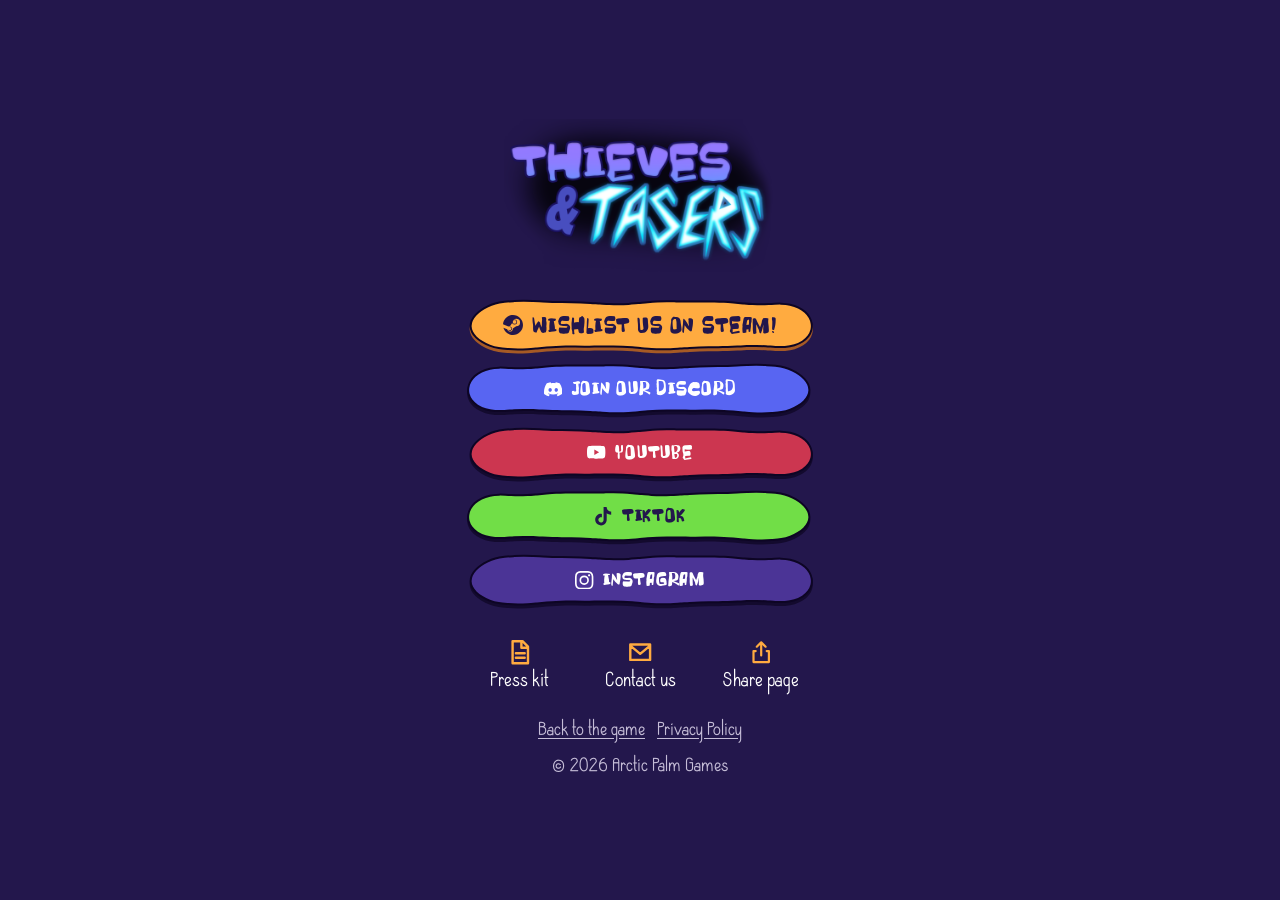
<file: socials/index.html>
<!DOCTYPE html>
<html lang="en">
<head>
  <meta charset="UTF-8" />
  <meta name="viewport" content="width=device-width, initial-scale=1.0" />
  <title>Socials — Thieves and Tasers</title>
  <meta name="description" content="Find Thieves and Tasers everywhere: wishlist on Steam, follow on YouTube, TikTok and Instagram, grab the press kit, or get in touch." />
  <meta name="theme-color" content="#23174c" />
  <link rel="canonical" href="https://www.thievesandtasers.com/socials/" />

  <meta property="og:type" content="website" />
  <meta property="og:title" content="Thieves and Tasers — Socials" />
  <meta property="og:description" content="Sneak, steal, get tased. Wishlist on Steam and follow us on YouTube, TikTok and Instagram." />
  <meta property="og:url" content="https://www.thievesandtasers.com/socials/" />
  <meta property="og:image" content="https://www.thievesandtasers.com/assets/og-image.jpg" />
  <meta property="og:site_name" content="Thieves and Tasers" />
  <meta name="twitter:card" content="summary_large_image" />
  <meta name="twitter:title" content="Thieves and Tasers — Socials" />
  <meta name="twitter:image" content="https://www.thievesandtasers.com/assets/og-image.jpg" />

  <link rel="icon" type="image/png" sizes="32x32" href="../assets/favicon-32.png" />
  <link rel="icon" type="image/png" sizes="16x16" href="../assets/favicon-16.png" />
  <link rel="apple-touch-icon" sizes="180x180" href="../assets/apple-touch-icon.png" />

  <link rel="preload" href="../assets/fonts/super_bugly/Super%20Bugly.ttf" as="font" type="font/ttf" crossorigin />
  <link rel="stylesheet" href="../css/styles.css?v=20261126" />
  <link rel="stylesheet" href="../css/socials.css" />
</head>

<body class="socials">
  <main class="profile">
    <h1 class="sr-only">Thieves and Tasers — Socials</h1>
    <a class="profile__logo" href="../" aria-label="Thieves and Tasers homepage">
      <img src="../assets/logo.png" alt="Thieves and Tasers" width="1280" height="720" />
    </a>

    <ul class="links">
      <li>
        <a class="link pill-button wishlist-cta" href="https://store.steampowered.com/app/4536600/Thieves_and_Tasers/" target="_blank" rel="noopener">
          <span class="link__icon"><svg viewBox="0 0 24 24" aria-hidden="true"><path fill="currentColor" d="M11.979 0C5.678 0 .511 4.86.022 11.037l6.432 2.658a3.39 3.39 0 0 1 1.912-.59c.063 0 .125.002.188.005l2.861-4.142v-.059a4.527 4.527 0 0 1 4.524-4.524 4.527 4.527 0 0 1 4.523 4.524 4.53 4.53 0 0 1-4.523 4.525h-.105l-4.076 2.91c0 .052.004.105.004.158a3.398 3.398 0 0 1-3.397 3.396 3.4 3.4 0 0 1-3.336-2.766L.436 15.27C1.862 20.307 6.486 24 11.979 24c6.627 0 11.999-5.373 11.999-12S18.605 0 11.979 0zM7.54 18.21l-1.473-.61a2.553 2.553 0 0 0 1.314 1.253 2.555 2.555 0 0 0 3.342-1.38 2.55 2.55 0 0 0 .002-1.95 2.544 2.544 0 0 0-1.4-1.392 2.55 2.55 0 0 0-1.94-.01l1.523.63a1.879 1.879 0 0 1 1.01 2.457 1.878 1.878 0 0 1-2.456 1.01l.005-.018zm9.39-9.937a3.016 3.016 0 0 0-3.012-3.012 3.016 3.016 0 0 0-3.011 3.012 3.015 3.015 0 0 0 3.011 3.011 3.015 3.015 0 0 0 3.012-3.011zm-5.268-.005a2.258 2.258 0 0 1 2.26-2.255 2.258 2.258 0 0 1 2.255 2.26 2.258 2.258 0 0 1-2.26 2.255 2.256 2.256 0 0 1-2.255-2.26z"/></svg></span>
          <span class="link__label">Wishlist us on Steam!</span>
          <svg class="pill-frame" viewBox="0 0 260 60" preserveAspectRatio="none" aria-hidden="true"><use href="#frame-pill"/></svg>
        </a>
      </li>
      <li>
        <a class="link pill-button link--discord" href="https://discord.gg/ShfdKx4TKq" target="_blank" rel="noopener">
          <span class="link__icon"><svg viewBox="0 0 24 24" aria-hidden="true"><path fill="currentColor" d="M20.317 4.3698a19.7913 19.7913 0 0 0-4.8851-1.5152.0741.0741 0 0 0-.0785.0371c-.211.3753-.4447.8648-.6083 1.2495-1.8447-.2762-3.68-.2762-5.4868 0-.1636-.3933-.4058-.8742-.6177-1.2495a.077.077 0 0 0-.0785-.037 19.7363 19.7363 0 0 0-4.8852 1.515.0699.0699 0 0 0-.0321.0277C.5334 9.0458-.319 13.5799.0992 18.0578a.0824.0824 0 0 0 .0312.0561c2.0528 1.5076 4.0413 2.4228 5.9929 3.0294a.0777.0777 0 0 0 .0842-.0276c.4616-.6304.8731-1.2952 1.226-1.9942a.076.076 0 0 0-.0416-.1057c-.6528-.2476-1.2743-.5495-1.8722-.8923a.077.077 0 0 1-.0076-.1277c.1258-.0943.2517-.1923.3718-.2914a.0743.0743 0 0 1 .0776-.0105c3.9278 1.7933 8.18 1.7933 12.0614 0a.0739.0739 0 0 1 .0785.0095c.1202.099.246.1981.3728.2924a.077.077 0 0 1-.0066.1276 12.2986 12.2986 0 0 1-1.873.8914.0766.0766 0 0 0-.0407.1067c.3604.698.7719 1.3628 1.225 1.9932a.076.076 0 0 0 .0842.0286c1.961-.6067 3.9495-1.5219 6.0023-3.0294a.077.077 0 0 0 .0313-.0552c.5004-5.177-.8382-9.6739-3.5485-13.6604a.061.061 0 0 0-.0312-.0286zM8.02 15.3312c-1.1825 0-2.1569-1.0857-2.1569-2.419 0-1.3332.9555-2.4189 2.157-2.4189 1.2108 0 2.1757 1.0952 2.1568 2.419 0 1.3332-.9555 2.4189-2.1569 2.4189zm7.9748 0c-1.1825 0-2.1569-1.0857-2.1569-2.419 0-1.3332.9554-2.4189 2.1569-2.4189 1.2108 0 2.1757 1.0952 2.1568 2.419 0 1.3332-.946 2.4189-2.1568 2.4189Z"/></svg></span>
          <span class="link__label">Join our Discord</span>
          <svg class="pill-frame" viewBox="0 0 260 60" preserveAspectRatio="none" aria-hidden="true"><use href="#frame-pill"/></svg>
        </a>
      </li>
      <li>
        <a class="link pill-button link--youtube" href="https://www.youtube.com/@arcticpalmgames" target="_blank" rel="noopener">
          <span class="link__icon"><svg viewBox="0 0 24 24" aria-hidden="true"><path fill="currentColor" d="M23.498 6.186a3.016 3.016 0 0 0-2.122-2.136C19.505 3.545 12 3.545 12 3.545s-7.505 0-9.377.505A3.017 3.017 0 0 0 .502 6.186C0 8.07 0 12 0 12s0 3.93.502 5.814a3.016 3.016 0 0 0 2.122 2.136c1.871.505 9.376.505 9.376.505s7.505 0 9.377-.505a3.015 3.015 0 0 0 2.122-2.136C24 15.93 24 12 24 12s0-3.93-.502-5.814zM9.545 15.568V8.432L15.818 12l-6.273 3.568z"/></svg></span>
          <span class="link__label">YouTube</span>
          <svg class="pill-frame" viewBox="0 0 260 60" preserveAspectRatio="none" aria-hidden="true"><use href="#frame-pill"/></svg>
        </a>
      </li>
      <li>
        <a class="link pill-button link--tiktok" href="https://www.tiktok.com/@arcticpalmgames" target="_blank" rel="noopener">
          <span class="link__icon"><svg viewBox="0 0 24 24" aria-hidden="true"><path fill="currentColor" d="M12.525.02c1.31-.02 2.61-.01 3.91-.02.08 1.53.63 3.09 1.75 4.17 1.12 1.11 2.7 1.62 4.24 1.79v4.03c-1.44-.05-2.89-.35-4.2-.97-.57-.26-1.1-.59-1.62-.93-.01 2.92.01 5.84-.02 8.75-.08 1.4-.54 2.79-1.35 3.94-1.31 1.92-3.58 3.17-5.91 3.21-1.43.08-2.86-.31-4.08-1.03-2.02-1.19-3.44-3.37-3.65-5.71-.02-.5-.03-1-.01-1.49.18-1.9 1.12-3.72 2.58-4.96 1.66-1.44 3.98-2.13 6.15-1.72.02 1.48-.04 2.96-.04 4.44-.99-.32-2.15-.23-3.02.37-.63.41-1.11 1.04-1.36 1.75-.21.51-.15 1.07-.14 1.61.24 1.64 1.82 3.02 3.5 2.87 1.12-.01 2.19-.66 2.77-1.61.19-.33.4-.67.41-1.06.1-1.79.06-3.57.07-5.36.01-4.03-.01-8.05.02-12.07z"/></svg></span>
          <span class="link__label">TikTok</span>
          <svg class="pill-frame" viewBox="0 0 260 60" preserveAspectRatio="none" aria-hidden="true"><use href="#frame-pill"/></svg>
        </a>
      </li>
      <li>
        <a class="link pill-button link--instagram" href="https://www.instagram.com/arcticpalmgames" target="_blank" rel="noopener">
          <span class="link__icon"><svg viewBox="0 0 24 24" aria-hidden="true"><path fill="currentColor" d="M12 2.163c3.204 0 3.584.012 4.85.07 3.252.148 4.771 1.691 4.919 4.919.058 1.265.069 1.645.069 4.849 0 3.205-.012 3.584-.069 4.849-.149 3.225-1.664 4.771-4.919 4.919-1.266.058-1.644.07-4.85.07-3.204 0-3.584-.012-4.849-.07-3.26-.149-4.771-1.699-4.919-4.92-.058-1.265-.07-1.644-.07-4.849 0-3.204.013-3.583.07-4.849.149-3.227 1.664-4.771 4.919-4.919 1.266-.057 1.645-.069 4.849-.069zM12 0C8.741 0 8.333.014 7.053.072 2.695.272.273 2.69.073 7.052.014 8.333 0 8.741 0 12c0 3.259.014 3.668.072 4.948.2 4.358 2.618 6.78 6.98 6.98C8.333 23.986 8.741 24 12 24c3.259 0 3.668-.014 4.948-.072 4.354-.2 6.782-2.618 6.979-6.98.059-1.28.073-1.689.073-4.948 0-3.259-.014-3.667-.072-4.947-.196-4.354-2.617-6.78-6.979-6.98C15.668.014 15.259 0 12 0zm0 5.838a6.162 6.162 0 1 0 0 12.324 6.162 6.162 0 0 0 0-12.324zM12 16a4 4 0 1 1 0-8 4 4 0 0 1 0 8zm6.406-11.845a1.44 1.44 0 1 0 0 2.881 1.44 1.44 0 0 0 0-2.881z"/></svg></span>
          <span class="link__label">Instagram</span>
          <svg class="pill-frame" viewBox="0 0 260 60" preserveAspectRatio="none" aria-hidden="true"><use href="#frame-pill"/></svg>
        </a>
      </li>
    </ul>

    <div class="utilities">
      <a class="utility-link" href="https://drive.google.com/drive/folders/10Gjwn2lKR-Rz4Ehe0Akk8WBsXBq0tI6Q?usp=sharing" target="_blank" rel="noopener">
        <svg viewBox="0 0 24 24" aria-hidden="true" fill="none" stroke="currentColor" stroke-width="2.2" stroke-linecap="round" stroke-linejoin="round"><path d="M6 2h9l5 5v15H6z M14 2v6h6 M9 13h8 M9 17h8"/></svg>
        <span>Press kit</span>
      </a>
      <a class="utility-link" href="mailto:arcticpalmgames@gmail.com">
        <svg viewBox="0 0 24 24" aria-hidden="true" fill="none" stroke="currentColor" stroke-width="2.2" stroke-linecap="round" stroke-linejoin="round"><path d="M3 5h18v14H3z M3 6l9 7.5L21 6"/></svg>
        <span>Contact us</span>
      </a>
      <button class="utility-link" id="share" type="button">
        <svg viewBox="0 0 24 24" fill="none" stroke="currentColor" stroke-width="2" stroke-linecap="round" stroke-linejoin="round" aria-hidden="true">
          <path d="M12 15V3m-4 4 4-4 4 4M7 11H5v10h14V11h-2"/>
        </svg>
        <span>Share page</span>
      </button>
    </div>
  </main>

  <footer class="footer footer--site socials-footer">
    <div class="footer__links">
      <a href="../">Back to the game</a>
      <a href="../privacy/index.html">Privacy Policy</a>
    </div>
    <p class="footer__by">© <span data-year>2026</span> Arctic Palm Games</p>
  </footer>

  <div class="toast" id="toast" role="status" aria-live="polite"></div>

  <svg xmlns="http://www.w3.org/2000/svg" width="0" height="0" aria-hidden="true" style="position:absolute">
    <defs>
      <path id="frame-pill" vector-effect="non-scaling-stroke" d="M 30.00 3.27 C 32.32 2.79 34.69 2.62 37.04 2.43 C 39.39 2.24 41.74 2.15 44.08 2.13 C 46.43 2.12 48.78 2.25 51.13 2.37 C 53.47 2.49 55.82 2.71 58.17 2.87 C 60.52 3.03 62.86 3.21 65.21 3.33 C 67.56 3.44 69.90 3.51 72.25 3.58 C 74.60 3.64 76.95 3.65 79.29 3.72 C 81.64 3.78 83.99 3.84 86.34 3.97 C 88.68 4.10 91.03 4.29 93.38 4.51 C 95.73 4.72 98.07 5.02 100.42 5.25 C 102.77 5.48 105.12 5.75 107.46 5.89 C 109.81 6.03 112.16 6.12 114.50 6.08 C 116.85 6.04 119.20 5.88 121.55 5.65 C 123.89 5.43 126.24 5.06 128.59 4.74 C 130.94 4.42 133.28 4.01 135.63 3.72 C 137.98 3.42 140.33 3.15 142.67 2.97 C 145.02 2.80 147.37 2.73 149.71 2.69 C 152.06 2.65 154.41 2.72 156.76 2.76 C 159.10 2.80 161.45 2.89 163.80 2.93 C 166.15 2.96 168.49 2.97 170.84 2.97 C 173.19 2.96 175.54 2.90 177.88 2.89 C 180.23 2.89 182.58 2.85 184.92 2.92 C 187.27 2.99 189.62 3.10 191.97 3.29 C 194.31 3.49 196.66 3.78 199.01 4.08 C 201.36 4.38 203.70 4.77 206.05 5.07 C 208.40 5.37 210.75 5.69 213.09 5.87 C 215.44 6.05 217.79 6.15 220.13 6.14 C 222.48 6.12 224.86 5.91 227.18 5.78 C 229.49 5.65 231.76 5.20 234.04 5.34 C 236.31 5.48 238.66 5.83 240.82 6.59 C 242.99 7.36 245.18 8.51 247.04 9.93 C 248.90 11.35 250.61 13.17 251.98 15.09 C 253.35 17.02 254.45 19.24 255.26 21.49 C 256.06 23.73 256.59 26.15 256.82 28.54 C 257.04 30.94 257.00 33.45 256.60 35.85 C 256.20 38.25 255.48 40.74 254.40 42.94 C 253.32 45.14 251.84 47.32 250.12 49.06 C 248.40 50.80 246.24 52.32 244.06 53.37 C 241.89 54.43 239.40 55.08 237.05 55.40 C 234.71 55.71 232.35 55.43 230.00 55.27 C 227.65 55.11 225.31 54.62 222.96 54.43 C 220.61 54.24 218.26 54.15 215.92 54.13 C 213.57 54.12 211.22 54.25 208.87 54.37 C 206.53 54.49 204.18 54.71 201.83 54.87 C 199.48 55.03 197.14 55.21 194.79 55.33 C 192.44 55.44 190.10 55.51 187.75 55.58 C 185.40 55.64 183.05 55.65 180.71 55.72 C 178.36 55.78 176.01 55.84 173.66 55.97 C 171.32 56.10 168.97 56.29 166.62 56.51 C 164.27 56.72 161.93 57.02 159.58 57.25 C 157.23 57.48 154.88 57.75 152.54 57.89 C 150.19 58.03 147.84 58.12 145.50 58.08 C 143.15 58.04 140.80 57.88 138.45 57.65 C 136.11 57.43 133.76 57.06 131.41 56.74 C 129.06 56.42 126.72 56.01 124.37 55.72 C 122.02 55.42 119.67 55.15 117.33 54.97 C 114.98 54.80 112.63 54.73 110.29 54.69 C 107.94 54.65 105.59 54.72 103.24 54.76 C 100.90 54.80 98.55 54.89 96.20 54.93 C 93.85 54.96 91.51 54.97 89.16 54.97 C 86.81 54.96 84.46 54.90 82.12 54.89 C 79.77 54.89 77.42 54.85 75.08 54.92 C 72.73 54.99 70.38 55.10 68.03 55.29 C 65.69 55.49 63.34 55.78 60.99 56.08 C 58.64 56.38 56.30 56.77 53.95 57.07 C 51.60 57.37 49.25 57.69 46.91 57.87 C 44.56 58.05 42.21 58.15 39.87 58.14 C 37.52 58.12 35.19 58.02 32.82 57.78 C 30.45 57.53 27.94 57.32 25.64 56.66 C 23.33 55.99 21.04 54.97 19.00 53.79 C 16.96 52.61 15.06 51.16 13.38 49.57 C 11.71 47.99 10.18 46.19 8.94 44.28 C 7.71 42.37 6.66 40.25 5.98 38.10 C 5.31 35.94 4.92 33.60 4.89 31.36 C 4.86 29.13 5.22 26.81 5.81 24.68 C 6.41 22.55 7.37 20.48 8.46 18.58 C 9.55 16.69 10.90 14.93 12.37 13.30 C 13.83 11.67 15.46 10.15 17.25 8.82 C 19.05 7.48 21.02 6.22 23.14 5.29 C 25.26 4.37 27.68 3.75 30.00 3.27 Z"/>
    </defs>
  </svg>

  <script src="../js/socials.js"></script>
</body>
</html>
</file>
<file: css/styles.css>
/* =========================================================================
   THIEVES & TASERS — landing page styles
   ========================================================================= */

@font-face {
  font-family: "SuperBugly";
  src: url("../assets/fonts/super_bugly/Super Bugly.ttf") format("truetype");
  font-weight: normal;
  font-style: normal;
  font-display: swap;
}

@font-face {
  font-family: "CasuallySerious";
  src: url("../assets/fonts/casually_serious/CasuallySerious-Regular.otf") format("opentype");
  font-weight: normal;
  font-style: normal;
  font-display: swap;
  size-adjust: 140%;
}

:root {
  --bg:        #23174c;
  --bg-2:      #2a1d5a;
  --bg-3:      #311f68;
  --ink:       #ffffff;
  --ink-soft:  #ffffff;
  --ink-dim:   rgba(255,255,255,0.5);
  --line:      rgba(255, 255, 255, 0.12);

  --green:     #71de47;
  --orange:    #ffab40;
  --red:       #cc3650;
  --purple:    #23174c;

  --thief:     #ffab40;
  --thief-2:   #71de47;
  --danger:    #cc3650;

  --font-display: "SuperBugly", "Arial Narrow", sans-serif;
  --font-body: "CasuallySerious", system-ui, -apple-system, Segoe UI, Roboto, sans-serif;

  --maxw: 1200px;
  --gutter: clamp(1.1rem, 4vw, 3rem);
  --radius: 14px;

  /* Fluid spacing scale — one rhythm everywhere so grouping reads clearly:
     tight binds a header to its own text; gap sits between separate elements
     (image ↔ text, image ↔ image); section separates whole rows. Each scales
     with the viewport, so nothing is pinned to a specific screen size. */
  --space-tight:   clamp(0.6rem, 1.8vw, 1rem);
  --space-gap:     clamp(2rem, 6vw, 3.25rem);
  --media-flow-gap: clamp(1.2rem, 3vw, 1.8rem);
  --space-section: clamp(3rem, 9vw, 5.5rem);

  --glow-thief: 0 0 0 1px rgba(255, 171, 64, 0.5), 0 0 30px rgba(255, 171, 64, 0.35);

  /* Dark rim for the display font: strong contrast against every fill (white or
     accent) and against the dark ground, plus a soft drop for depth. Built from
     text-shadow so it sits outside the glyph and never thins the letterforms. */
  --outline: #0d0524;
  --text-outline:
    -2px -2px 0 var(--outline),  2px -2px 0 var(--outline),
    -2px  2px 0 var(--outline),  2px  2px 0 var(--outline),
    -2px  0   0 var(--outline),  2px  0   0 var(--outline),
     0   -2px 0 var(--outline),  0    2px 0 var(--outline),
     0    5px 12px rgba(0, 0, 0, 0.55);
}

/* ----------------------------- Reset ----------------------------------- */
*, *::before, *::after { box-sizing: border-box; }
* { margin: 0; }
html { scroll-behavior: smooth; }

body {
  background: var(--bg);
  color: var(--ink);
  font-family: var(--font-body);
  font-size: 1.15rem;
  line-height: 1.6;
  -webkit-font-smoothing: antialiased;
  overflow-x: hidden;
  /* room so the fixed wishlist bar never covers the footer / closing content */
  padding-bottom: 5.5rem;
}

img { max-width: 100%; display: block; }
a { color: inherit; text-decoration: none; }
h1, h2, h3 { font-family: var(--font-display); font-weight: 700; line-height: 1.05; letter-spacing: 0.5px; text-shadow: var(--text-outline); }

.sr-only {
  position: absolute; width: 1px; height: 1px; padding: 0; margin: -1px;
  overflow: hidden; clip: rect(0,0,0,0); white-space: nowrap; border: 0;
}
::selection { background: var(--thief); color: var(--purple); }

body {
  background: var(--bg);
}


/* ----------------------------- Buttons --------------------------------- */
.btn {
  display: inline-flex; align-items: center; gap: 0.55em;
  font-family: var(--font-display); font-weight: 700; letter-spacing: 0.6px;
  text-transform: uppercase; font-size: 0.95rem;
  padding: 0.78em 1.4em; border-radius: 10px; border: 1px solid var(--line);
  background: var(--bg-3); color: var(--ink); cursor: pointer;
  transition: transform 0.15s ease, box-shadow 0.2s ease, filter 0.2s ease;
  white-space: nowrap;
}
.btn:hover { transform: translateY(-2px); }
.btn__icon { font-size: 1.05em; line-height: 1; }
.btn--lg { font-size: 1.1rem; padding: 1em 1.9em; border-radius: 12px; }

.btn--wishlist {
  background: var(--orange);
  color: #ffffff; border-color: transparent;
}
.btn--wishlist:hover { filter: brightness(1.06); }

.btn--discord { background: #5865F2; color: #fff; border-color: transparent; }
.btn--discord:hover { filter: brightness(1.05); }

/* ----------------------------- Sticky wishlist bar --------------------- */
.wishbar {
  position: fixed; left: 0; right: 0; bottom: 0; z-index: 80;
  display: flex; align-items: center; justify-content: center;
  padding: 1.05rem var(--gutter);
  background: rgba(18, 10, 50, 0.95); backdrop-filter: blur(10px);
  border-top: none;
  transform: translateY(100%); transition: transform 0.35s ease;
}
.wishbar.is-visible { transform: translateY(0); }
/* Curvy top edge: a purple cap (same as the bar) makes the top wavy, with a thin
   black outline on the wave — the button's idea, fill matched so it's not a border. */
.wishbar__edge {
  position: absolute; left: -2%; right: -2%; top: -12px; height: 18px;
  z-index: 2; pointer-events: none; overflow: visible;
  stroke-linejoin: round; stroke-linecap: round;
}
.wishbar__edge .edge-fill { fill: rgb(18, 10, 50); }
.wishbar__edge .edge-line { fill: none; stroke: var(--outline); stroke-width: 3px; }
.wishbar[hidden] { display: none; }
.wishbar__btn { width: min(100%, 22rem); }

/* Shared by the homepage wishlist CTA and the socials buttons. */
.pill-button {
  --pill-fill: var(--bg-3);
  --pill-edge: #130a2e;
  --pill-depth: 3px;
  position: relative;
  z-index: 0;
  display: flex;
  align-items: center;
  justify-content: center;
  gap: 0.6rem;
  min-height: 3.25rem;
  padding: 0.55rem 1rem;
  border-radius: 2rem;
  font: 1.3rem/1.15 var(--font-display);
  text-align: center;
  text-transform: uppercase;
  letter-spacing: 0.035em;
}

.wishlist-cta {
  --pill-fill: var(--orange);
  --pill-edge: #a65a25;
  color: var(--purple);
  font-size: clamp(1.25rem, 4.7vw, 1.5rem);
}

.pill-icon { flex: 0 0 1.25rem; width: 1.25rem; height: 1.25rem; }

.pill-frame {
  position: absolute;
  inset: 0;
  width: 100%;
  height: 100%;
  z-index: -1;
  pointer-events: none;
  overflow: visible;
  fill: var(--pill-fill);
  stroke: var(--outline);
  stroke-width: 2px;
  stroke-linejoin: round;
  filter: drop-shadow(0 var(--pill-depth) 0 var(--pill-edge));
}

.pill-button:focus-visible { outline: 2px solid var(--orange); outline-offset: 3px; }

@media (prefers-reduced-motion: no-preference) {
  .pill-button:active { --pill-depth: 1px; transform: translateY(2px); }
}

/* ----------------------------- Hero ------------------------------------ */
.hero {
  max-width: var(--maxw); margin: 0 auto; text-align: center;
  padding: clamp(2.5rem, 7vw, 4.5rem) var(--gutter) clamp(1.5rem, 3vw, 2rem);
  display: flex; flex-direction: column; align-items: center;
  gap: var(--media-flow-gap);
}
.hero__logo {
  width: min(392px, 57%); height: auto;
  filter: drop-shadow(0 8px 30px rgba(0,0,0,0.6));
}
/* Amber keyword accent in section headers */
.hl { color: var(--orange); }
.hl--red { color: var(--red); }
.row--heist { --frame: var(--red); }

.media-frame {
  --media-stroke-scale: 1.5;
  --media-stroke: calc(5px * var(--media-stroke-scale));
  --media-rim: calc(2px * var(--media-stroke-scale));
  position: relative;
  padding: 0;
  filter: drop-shadow(0 9px 12px rgba(0, 0, 0, 0.35));
}

/* Media and border share the same wavy path so the image reaches the stroke. */
.media-frame__outline {
  position: absolute;
  inset: 0;
  z-index: 1;
  width: 100%;
  height: 100%;
  overflow: visible;
  pointer-events: none;
  fill: none;
}

.media-frame__edge {
  stroke: var(--outline);
  stroke-width: calc(var(--media-stroke) + var(--media-rim));
}

.media-frame__line {
  stroke: var(--frame, var(--orange));
  stroke-width: var(--media-stroke);
}

.media-frame > :is(img, video:not(:fullscreen)) { clip-path: var(--media-clip); }

.hero__media { width: 100%; max-width: 768px; }
.hero__media video {
  display: block;
  width: 100%;
  height: auto;
  aspect-ratio: 16 / 9;
  object-fit: contain;
}

.steam-widget { width: 100%; max-width: 646px; margin: 0 auto; }
.steam-widget iframe { width: 100%; max-width: 646px; border-radius: 6px; display: block; margin: 0 auto; }

/* ----------------------------- Alternating rows ------------------------ */
.rows {
  max-width: var(--maxw); margin: 0 auto;
  padding: clamp(2rem, 5vw, 4rem) var(--gutter);
  display: grid; gap: var(--space-section);
}
.row {
  display: grid; grid-template-columns: 1fr 1fr; gap: clamp(1.5rem, 4vw, 3.5rem);
  align-items: center;
}
.row--reverse .row__media { order: 2; }

.row__media {
  border: 0;
  background: transparent;
  cursor: pointer; aspect-ratio: 16/9;
  transition: transform 0.2s ease;
}
.row__media img { width: 100%; height: 100%; object-fit: contain; }

/* Gameplay slideshow: images stacked in one frame, the active one fades in.
   Each image keeps the frame's full box, so the wavy clip still lines up. */
.slideshow { display: block; position: relative; }
.slideshow img {
  position: absolute; top: 0; left: 0; /* not `inset`: older iOS Safari lacks it */
  opacity: 0;
  transition: opacity 0.9s ease;
}
.slideshow img.is-active { opacity: 1; }

.row__text { display: flex; flex-direction: column; gap: var(--space-tight); }
.row__text h2 { font-size: clamp(2.4rem, 5vw, 3.8rem); margin-bottom: 0; }
.row--thieves .row__text h2 { color: var(--green); }
.row--thieves { --frame: var(--green); }
.row--guards .row__text h2 { color: var(--orange); }

/* Character rows: title+text and screenshot share one column; the character
   spans the full height of the other column. Placement is by grid areas so the
   same markup reflows cleanly on mobile (see media query below). */
.row--thieves,
.row--guards {
  align-items: start;
  /* Equal columns so both characters span the same-height screenshot and end up
     the same size (a wider screenshot column would make its character taller). */
  grid-template-columns: 1fr 1fr;
  grid-template-areas:
    "char text"
    "char shot";
}
.row--guards {
  grid-template-areas:
    "text char"
    "shot char";
}
.row--thieves > .row__text,
.row--guards  > .row__text { grid-area: text; }
.row__media--character { grid-area: char; }
.row__media--shot { grid-area: shot; }

.row__media--character {
  border: none; background: transparent; box-shadow: none;
  /* Art starts at the TOP of the window and the parallax drifts it down (see
     wireParallax); horizontally centered. No padding, so the window's full
     height is the parallax track — the art rides from the top down to exactly
     the bottom edge and its feet never clip. */
  display: flex; align-items: flex-start; justify-content: center;
  /* Square window spanning the text + screenshot column; its height is the
     parallax track (top = beside the heading, bottom = beside the screenshot). */
  aspect-ratio: 1 / 1;
  overflow: hidden;
}
.row__media--character img {
  /* Art shorter than its window; the leftover height is the travel. Both
     characters cap at the same fraction so they render the same height. */
  width: auto; height: auto; max-width: 100%; max-height: 72%; margin: 0;
}
.row--thieves .row__media--character img { filter: url(#char-outline-green); }
.row--guards  .row__media--character img { filter: url(#char-outline-orange); }
.row__text p { color: var(--ink-soft); font-size: clamp(1.3rem, 2.2vw, 1.7rem); max-width: 46ch; }

@media (max-width: 760px) {
  /* Stacked: separate elements sit a --space-gap apart, while each header stays
     bound to its own text by the tighter --space-tight (set on .row__text), so
     what belongs together reads as one group. */
  .row { grid-template-columns: 1fr; gap: var(--space-gap); }
  .row--reverse .row__media { order: 0; }
  /* Headers and body read left-aligned on mobile (the tagline and the CTA stay
     centered — they live in their own centered sections). Images stay centered. */
  .row__text { text-align: left; }
  .row__text p { margin: 0; max-width: none; }

  /* Character rows: the character sits beside the text (no parallax window that
     would waste vertical space on a narrow screen), with the screenshot full
     width below. */
  .row--thieves,
  .row--guards {
    grid-template-columns: 1fr auto;
    grid-template-areas:
      "text char"
      "shot shot";
    align-items: center;
    column-gap: clamp(0.9rem, 4vw, 1.5rem);
  }
  .row__media--character {
    aspect-ratio: auto; padding: 0; height: auto;
    align-items: center; overflow: visible;
  }
  .row__media--character img {
    width: auto; height: auto; max-width: 100%;
    /* Sized to sit next to the text; scales with the viewport, no breakpoints. */
    max-height: min(28vh, 38vw); margin: 0;
  }
}

/* ----------------------------- Screenshot strip ------------------------ */
.strip {
  max-width: 960px; margin: 0 auto;
  padding: clamp(0.5rem, 1.5vw, 1rem) var(--gutter) clamp(1rem, 2.5vw, 1.75rem);
  display: grid; grid-template-columns: 1fr; gap: var(--media-flow-gap);
}
.shot {
  position: relative;
  cursor: pointer; aspect-ratio: 16/9; width: 100%;
  transition: transform 0.2s ease;
}
.shot img { width: 100%; height: 100%; object-fit: contain; }
.shot--solo { cursor: default; }

@media (hover: hover) and (prefers-reduced-motion: no-preference) {
  .row__media:not(.row__media--character):hover,
  .shot:not(.shot--solo):hover { transform: translateY(-2px); }
}


/* ----------------------------- CTA ------------------------------------- */
.cta {
  text-align: center;
  /* Reduced bottom padding so the title sits closer to the closing video. */
  padding: clamp(3.5rem, 8vw, 6rem) var(--gutter) clamp(0.75rem, 2vw, 1.5rem);
  /* No section background — the page-wide amber fade (on body) shows through. */
}
.cta__title { font-size: clamp(2.6rem, 7.5vw, 5rem); margin-bottom: 0; }

.channels {
  --icon-target: clamp(2.75rem, 6vw, 3.5rem);
  display: flex;
  justify-content: center;
  flex-wrap: wrap;
  gap: clamp(0.7rem, 2vw, 1.4rem);
}

.channel {
  display: grid;
  place-items: center;
  width: var(--icon-target);
  height: var(--icon-target);
  border-radius: 0.65rem;
  color: var(--orange);
}

.channel svg { width: 82%; height: 82%; }
.channel:focus-visible { outline: 2px solid var(--orange); outline-offset: 2px; }

/* Move the artwork so the clickable area stays steady at its edges. */
@media (hover: hover) and (prefers-reduced-motion: no-preference) {
  :is(.pill-button, .channel) > * { transition: translate 0.16s ease; }
  .pill-button > .pill-frame { transition: translate 0.16s ease, filter 0.16s ease; }
  :is(.pill-button, .channel):hover:not(:active) > * { translate: 0 -2px; }
  .pill-button:hover:not(:active) { --pill-depth: 5px; }
}

/* ----------------------------- Footer ---------------------------------- */
.footer {
  padding: 1rem var(--gutter) 1.75rem;
  background: transparent;
  display: flex; flex-wrap: wrap; align-items: center; justify-content: center;
  gap: 0.5rem 2rem;
}
.footer__links {
  display: flex; flex-wrap: wrap; gap: 1.5rem; justify-content: center;
}
.footer__links a {
  color: var(--ink-soft); font-size: 0.95rem; transition: color 0.2s ease;
}
.footer__links a:hover { color: var(--thief); }
.footer__by { color: var(--ink-soft); font-size: 0.95rem; }

.footer--site {
  font-family: var(--font-body);
  line-height: 1.6;
}
.footer--site .footer__links a,
.footer--site .footer__by { font-size: 1.25rem; }
.footer--site .footer__links a {
  text-decoration: underline;
  text-underline-offset: 0.2em;
}
.footer--site .footer__links a:focus-visible {
  outline: 3px solid var(--orange);
  outline-offset: 4px;
  border-radius: 2px;
}

/* ----------------------------- Lightbox -------------------------------- */
.lightbox {
  position: fixed; inset: 0; z-index: 100; display: grid; place-items: center;
  opacity: 0; transition: opacity 0.25s ease;
}
.lightbox.is-open { opacity: 1; }
.lightbox[hidden] { display: none; }
.lightbox__backdrop { position: absolute; inset: 0; background: rgba(6,3,18,0.86); backdrop-filter: blur(6px); }

/* Framed figure sized to the 16:9 shot, within the viewport. */
.lightbox__figure {
  position: relative; z-index: 2;
  width: min(92vw, 153vh); aspect-ratio: 16 / 9; max-height: 86vh;
  transform: scale(0.9); transition: transform 0.28s cubic-bezier(0.2, 0.9, 0.3, 1.25);
}
.lightbox.is-open .lightbox__figure { transform: none; }
.lightbox__img { display: block; width: 100%; height: 100%; object-fit: contain; }

/* Controls share one look: amber glyph, dark ring, chunky — same family as the
   frames. Invert to solid amber on hover. */
.lightbox__close, .lightbox__nav {
  position: absolute; z-index: 3;
  display: grid; place-items: center; line-height: 1;
  font-family: var(--font-display); color: var(--orange);
  background: rgba(12, 6, 32, 0.55); border: 3px solid var(--orange);
  border-radius: 50%; cursor: pointer;
  box-shadow: 0 6px 20px rgba(0, 0, 0, 0.5);
  transition: transform 0.15s ease, background 0.2s ease, color 0.2s ease;
}
.lightbox__close:hover, .lightbox__nav:hover { background: var(--orange); color: var(--purple); }
.lightbox__close { top: clamp(0.8rem, 2.5vw, 1.7rem); right: clamp(0.8rem, 2.5vw, 1.7rem); width: 48px; height: 48px; font-size: 1.35rem; }
.lightbox__close:hover { transform: scale(1.12) rotate(90deg); }
.lightbox__close:active { transform: scale(0.95); }
.lightbox__nav {
  top: 50%; transform: translateY(-50%);
  width: 58px; height: 58px; font-size: 2.1rem; padding-bottom: 5px;
}
.lightbox__nav:hover { transform: translateY(-50%) scale(1.12); }
.lightbox__nav:active { transform: translateY(-50%) scale(0.95); }
.lightbox__nav--prev { left: clamp(0.6rem, 3vw, 2rem); }
.lightbox__nav--next { right: clamp(0.6rem, 3vw, 2rem); }

/* ----------------------------- Reveal ---------------------------------- */
.reveal { opacity: 0; transform: translateY(24px); transition: opacity 0.6s ease, transform 0.6s ease; }
.reveal.is-visible { opacity: 1; transform: none; }

@media (prefers-reduced-motion: reduce) {
  * { animation: none !important; scroll-behavior: auto !important; }
  .reveal { opacity: 1; transform: none; transition: none; }
}

/* Small phones (iPhone SE and down): shrink the display headings with the
   viewport so no header wraps to two lines. Placed last so it overrides the
   base heading sizes (media queries add no specificity). The vw term drives
   sizing here; the rem floor only catches the very smallest widths. */
@media (max-width: 480px) {
  .row__text h2  { font-size: clamp(1.75rem, 8.4vw, 2.6rem); }
  .cta__title    { font-size: clamp(1.45rem, 7vw, 2.6rem); }
}
</file>
<file: css/socials.css>
/* /socials shares the main site's colors, typefaces and amber Steam button. */
body.socials {
  --profile-width: 22rem;
  --section-gap: clamp(1rem, 3svh, 1.75rem);
  min-height: 100svh;
  display: flex;
  flex-direction: column;
  align-items: center;
  justify-content: center;
  padding: clamp(1.25rem, 4svh, 3rem) var(--gutter);
}

.profile,
.socials-footer {
  width: min(100%, var(--profile-width));
  text-align: center;
}

.profile__logo {
  display: block;
  width: min(17rem, 80%);
  margin: 0 auto var(--section-gap);
  border-radius: 0.75rem;
}

.profile__logo img { width: 100%; height: auto; }
.profile__logo:focus-visible { outline: 2px solid var(--orange); outline-offset: 3px; }

.links {
  display: grid;
  gap: clamp(0.5rem, 1.3svh, 0.75rem);
  list-style: none;
  padding: 0;
}

.link__icon {
  display: grid;
  place-items: center;
  flex: 0 0 1.15rem;
  height: 1.15rem;
}

.link__icon svg { width: 100%; height: 100%; }

.wishlist-cta .link__icon { flex-basis: 1.25rem; height: 1.25rem; }
.links li:nth-child(even) .pill-frame { transform: scaleX(-1); }

.link--discord   { --pill-fill: #5865f2; }
.link--youtube   { --pill-fill: var(--red); }
.link--tiktok    { --pill-fill: var(--green); color: var(--purple); }
.link--instagram { --pill-fill: #4b3496; }

.link[aria-disabled="true"] { opacity: 0.45; pointer-events: none; }

.utilities {
  display: grid;
  grid-template-columns: repeat(3, minmax(0, 1fr));
  gap: clamp(0.45rem, 2vw, 0.65rem);
  margin-top: var(--section-gap);
}

.utility-link {
  display: flex;
  flex-direction: column;
  align-items: center;
  justify-content: center;
  gap: 0.3rem;
  min-height: 4rem;
  padding: 0.4rem 0.25rem;
  border: 0;
  border-radius: 0.5rem;
  background: transparent;
  color: var(--ink-soft);
  font: clamp(1rem, 4.25vw, 1.15rem)/1.1 var(--font-body);
  text-align: center;
  cursor: pointer;
  transition: color 0.18s ease;
}

.utility-link svg {
  width: 1.65rem;
  height: 1.65rem;
  color: var(--orange);
}

.utility-link:hover { color: var(--orange); }

.utility-link:focus-visible {
  outline: 2px solid var(--orange);
  outline-offset: 3px;
}

.socials-footer {
  flex-direction: column;
  gap: 0;
  margin-top: 0.75rem;
  padding: 0;
}

.socials-footer .footer__links { gap: 0 0.75rem; }
.socials-footer .footer__links a {
  display: inline-flex;
  align-items: center;
  min-height: 2.75rem;
}
.socials-footer .footer__links a,
.socials-footer .footer__by {
  color: #c5bdd7;
  font-size: 1.075rem;
}
.socials-footer .footer__links a:hover { color: var(--orange); }

.toast {
  position: fixed;
  left: 50%;
  bottom: max(1rem, env(safe-area-inset-bottom));
  z-index: 10;
  transform: translateX(-50%);
  opacity: 0;
  pointer-events: none;
  padding: 0.5rem 1.1rem;
  border-radius: 0.65rem;
  background: var(--orange);
  color: var(--purple);
  font: 1.2rem/1.2 var(--font-body);
  transition: opacity 0.18s ease;
}
.toast.is-visible { opacity: 1; }
</file>
